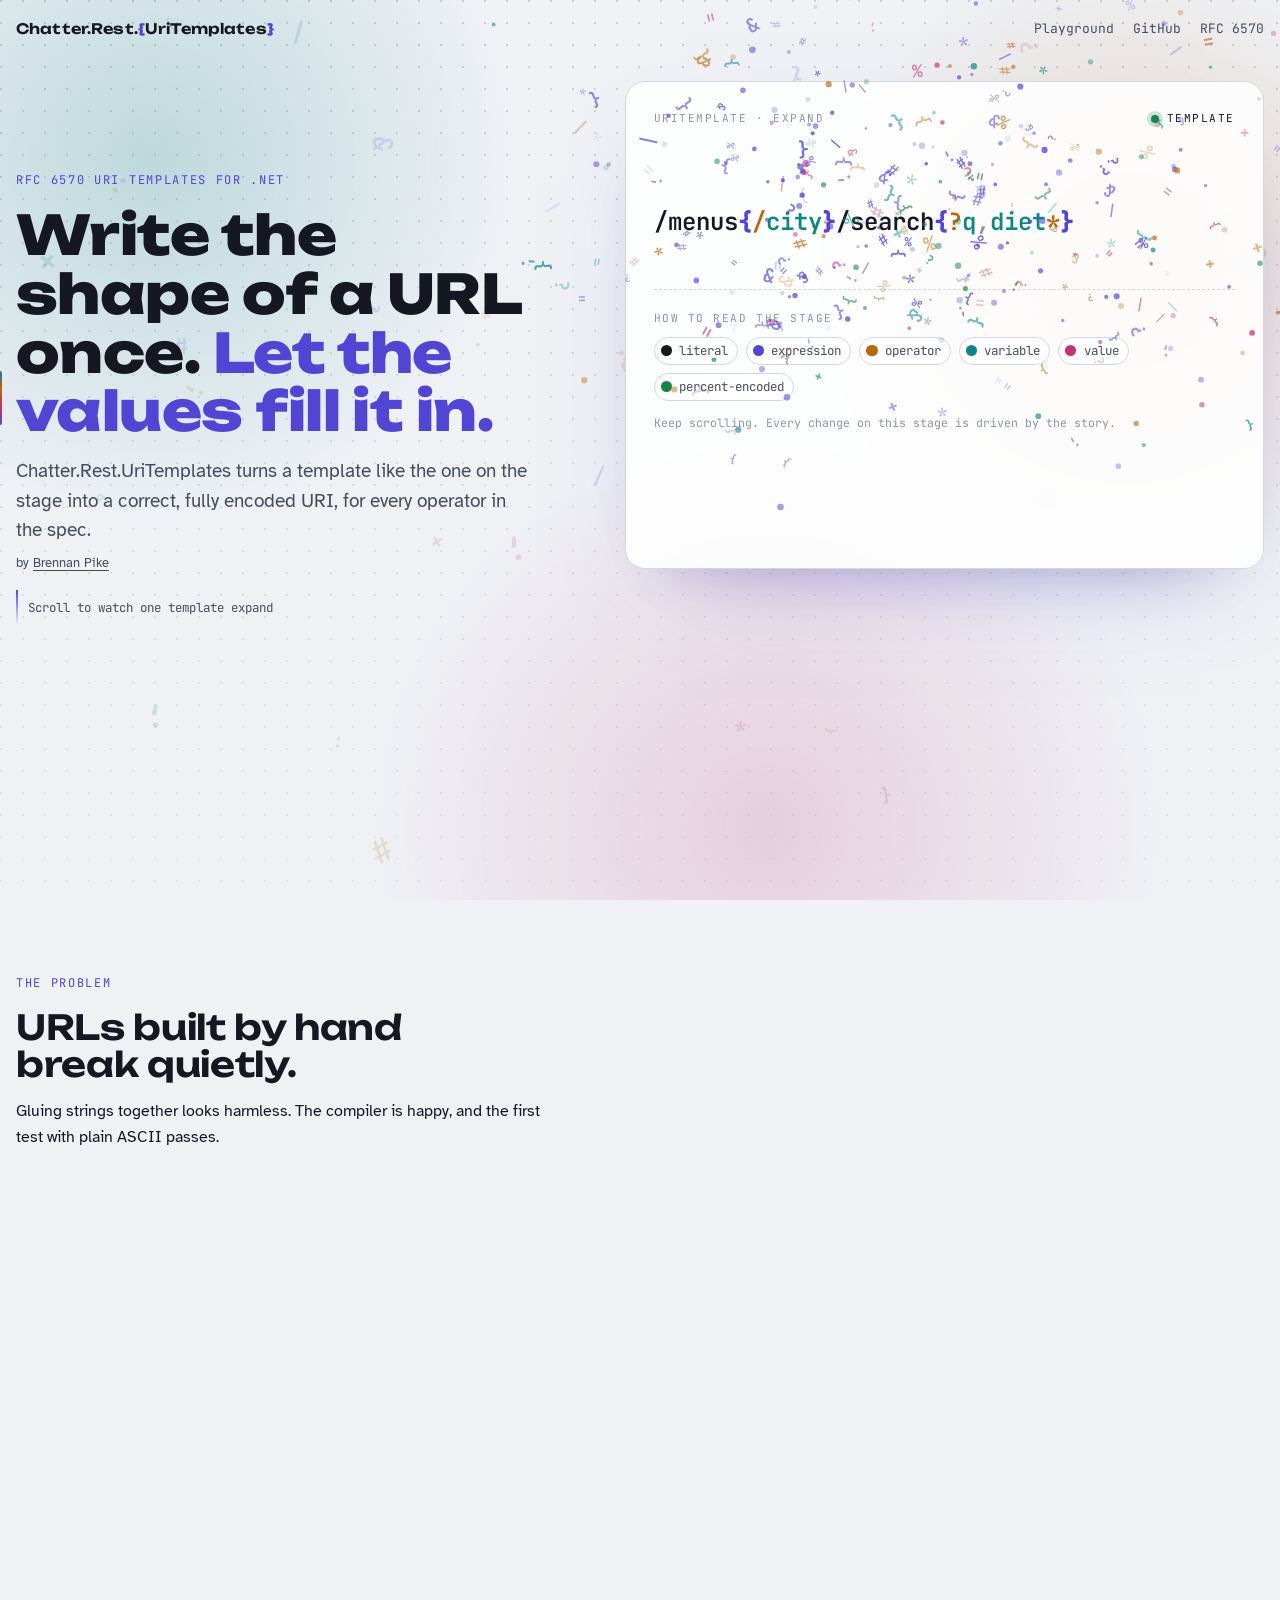
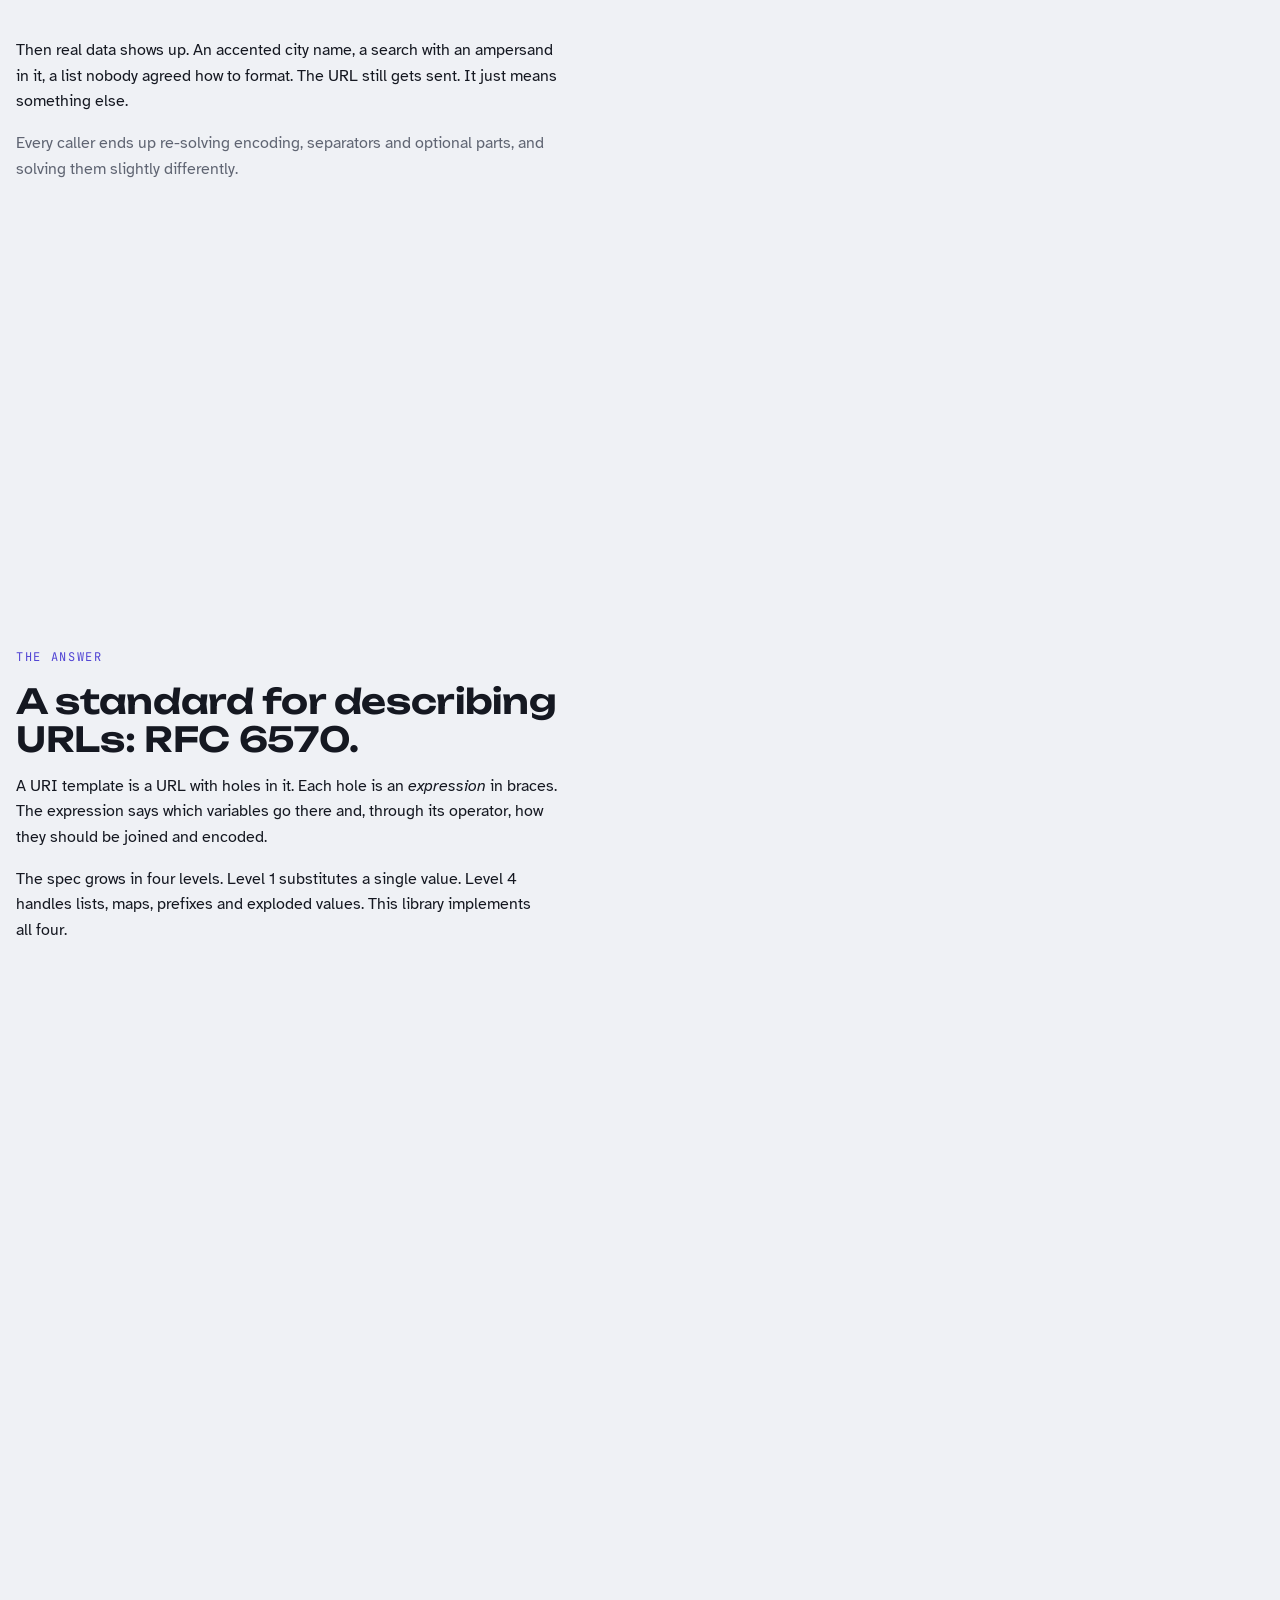
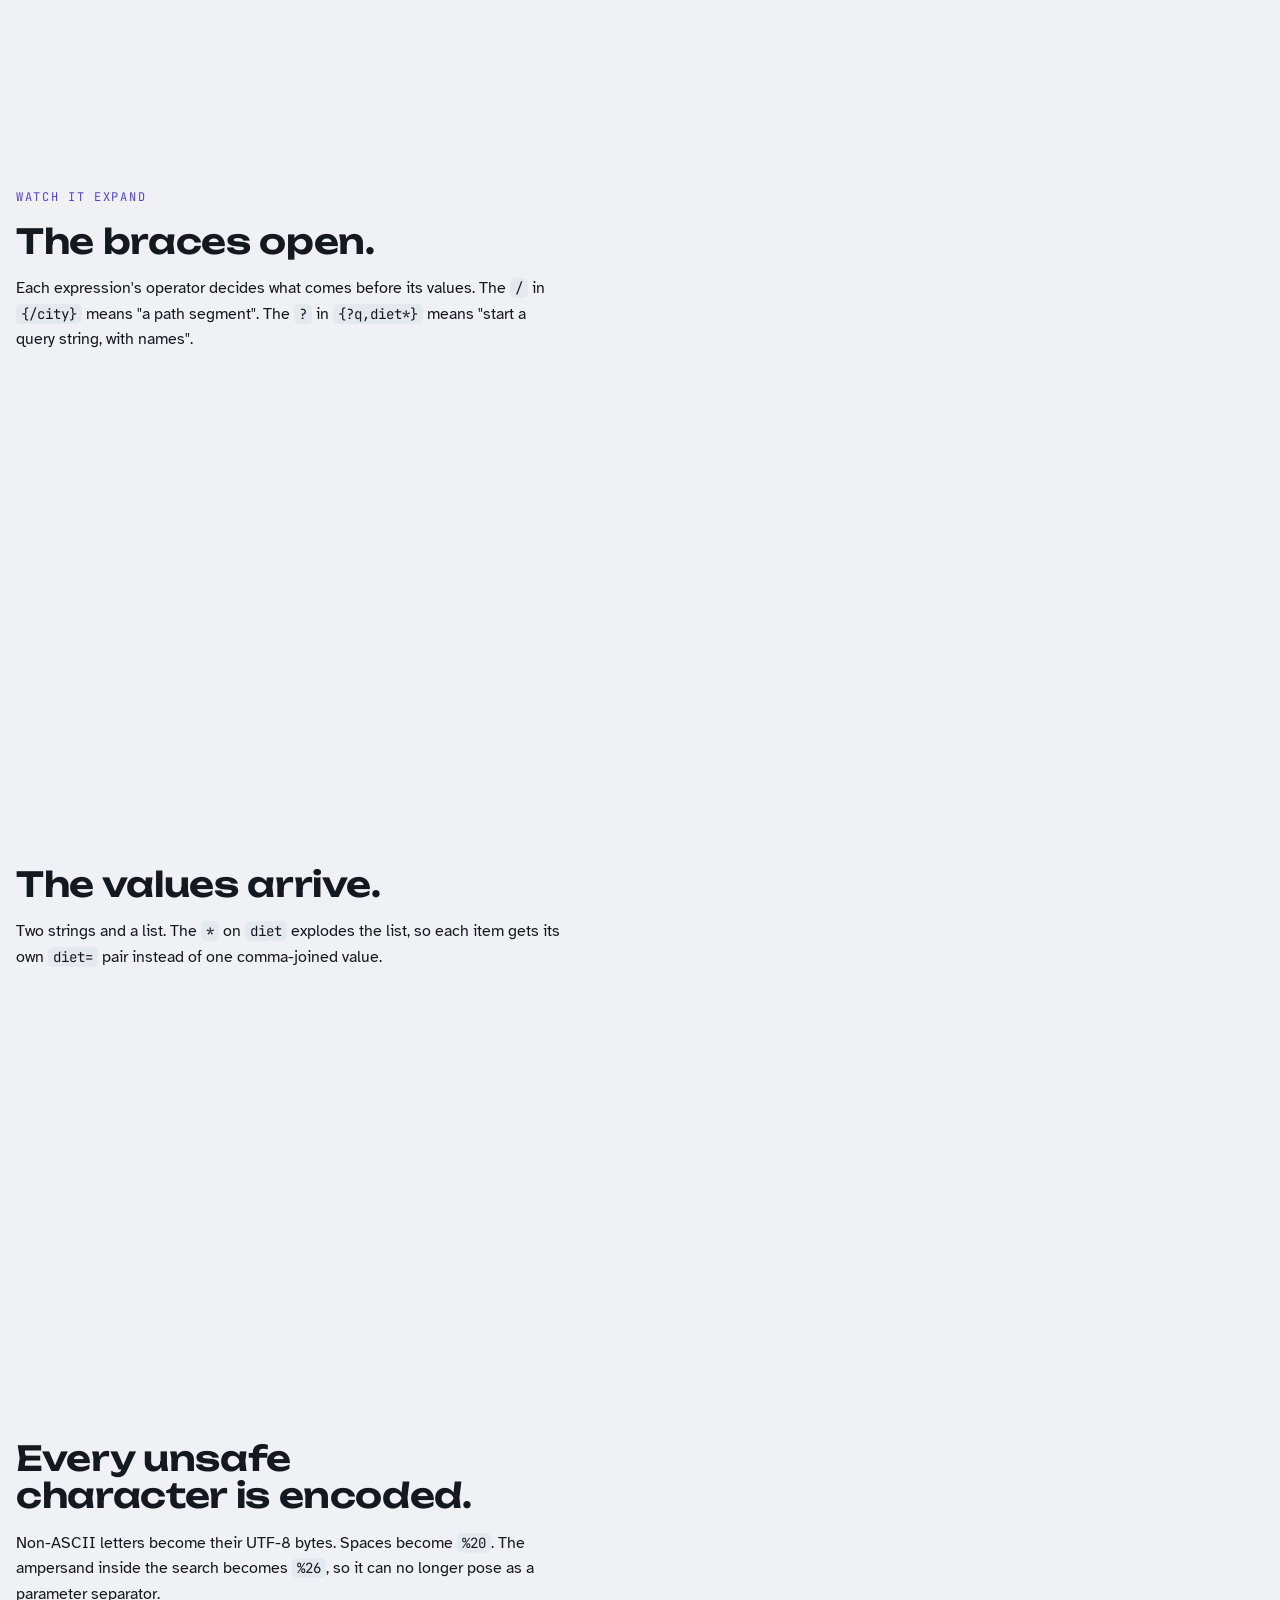
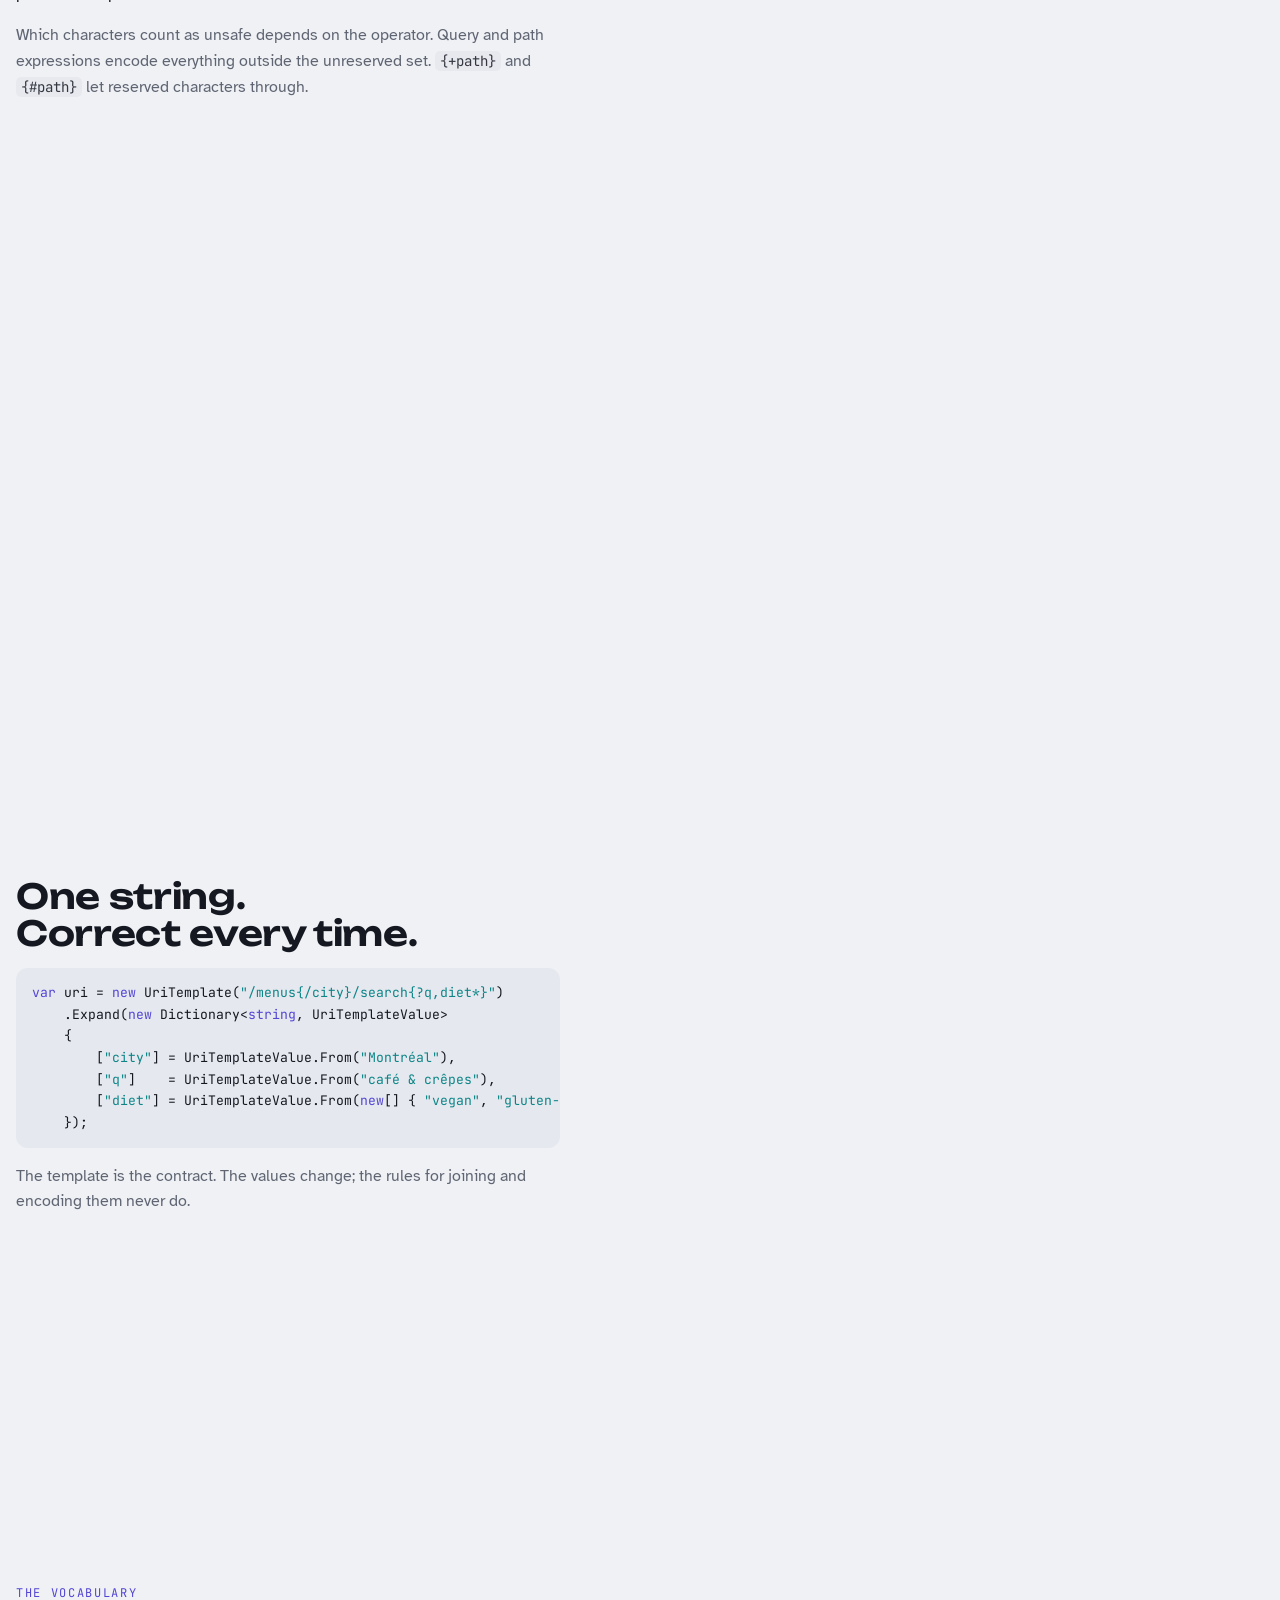
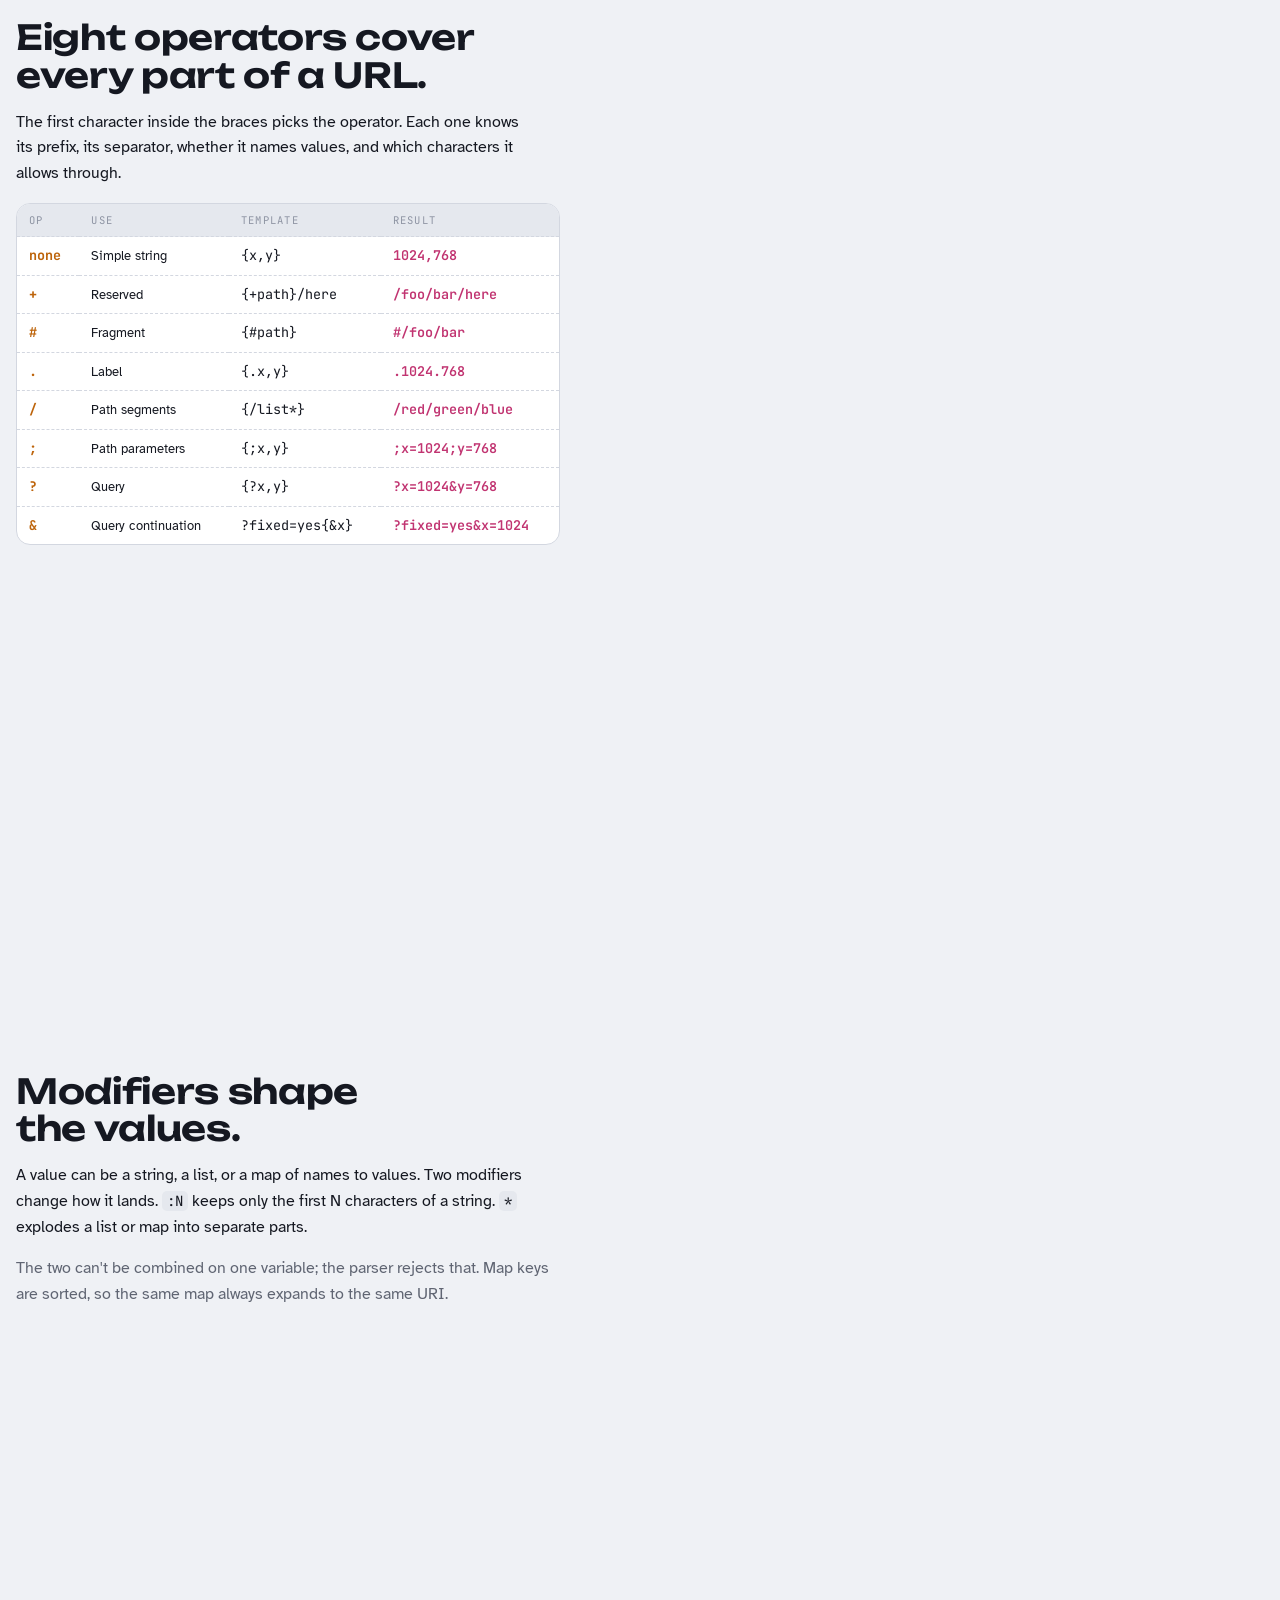
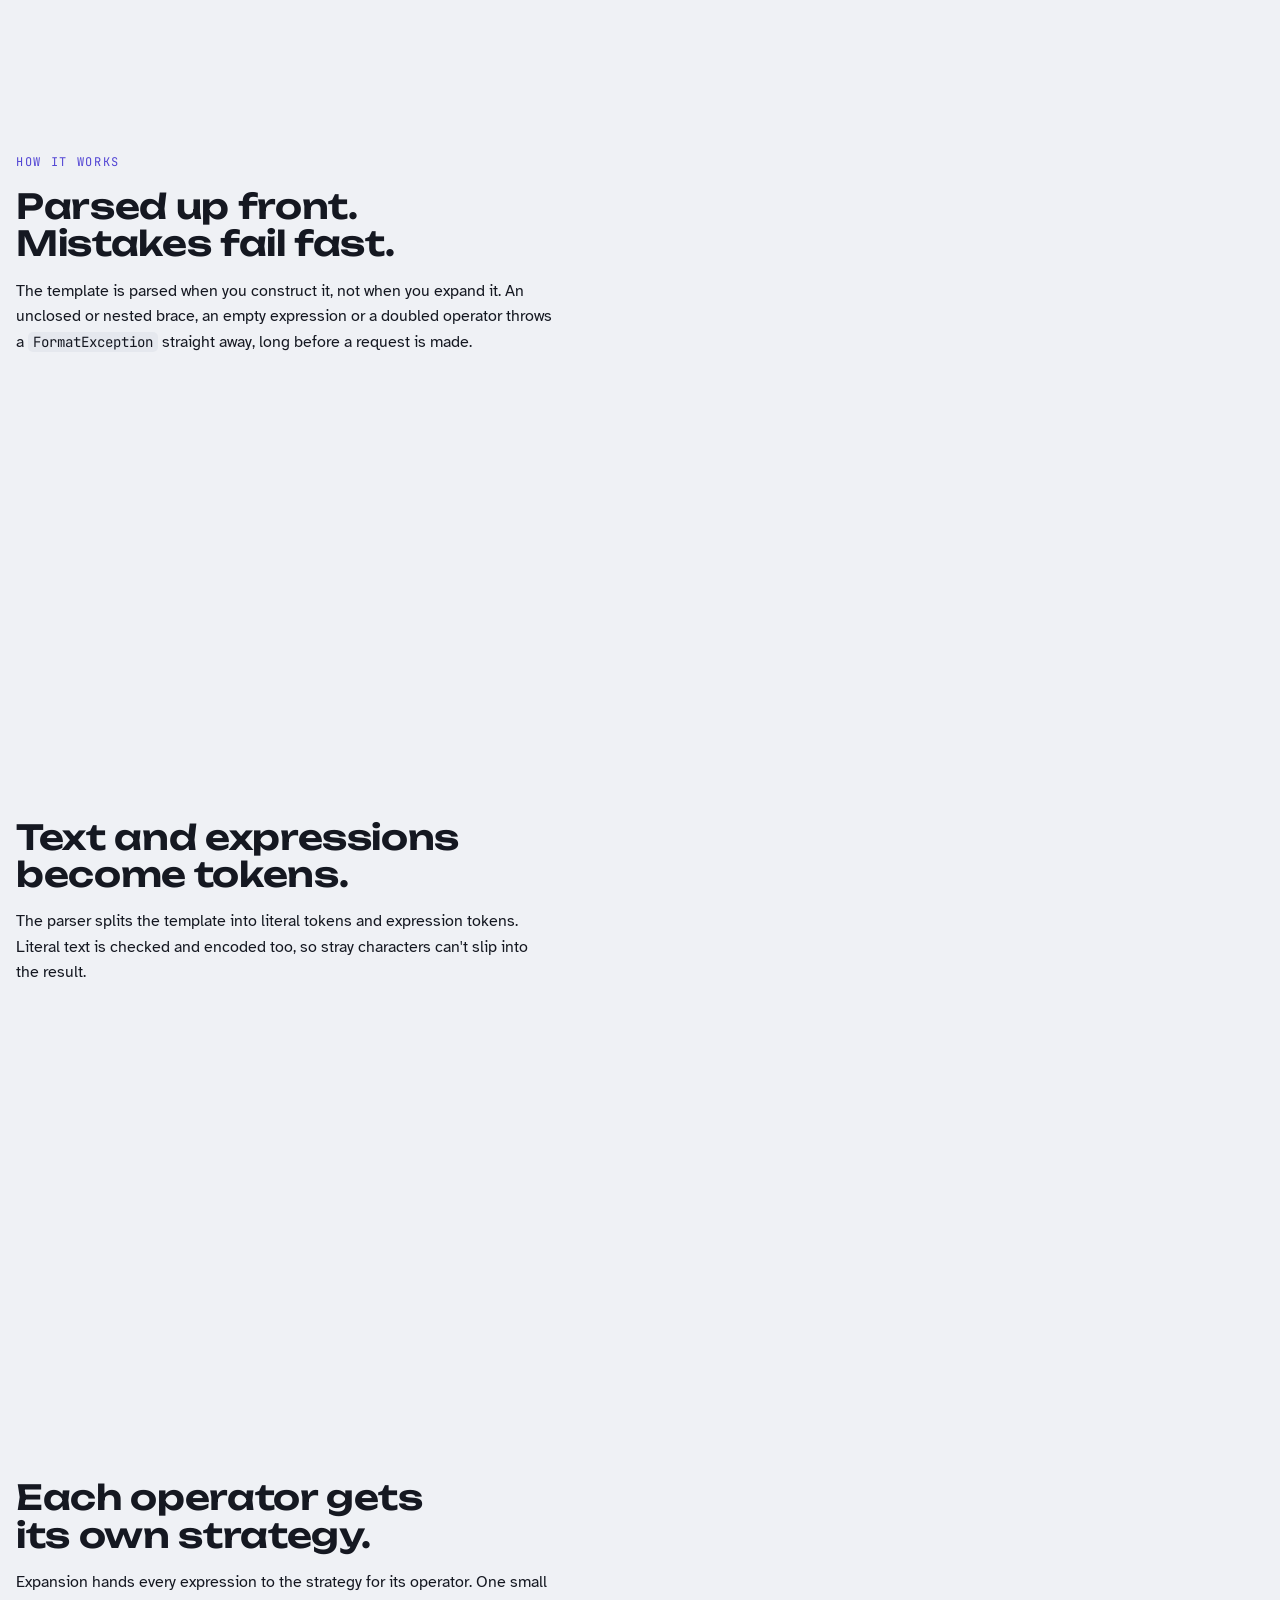
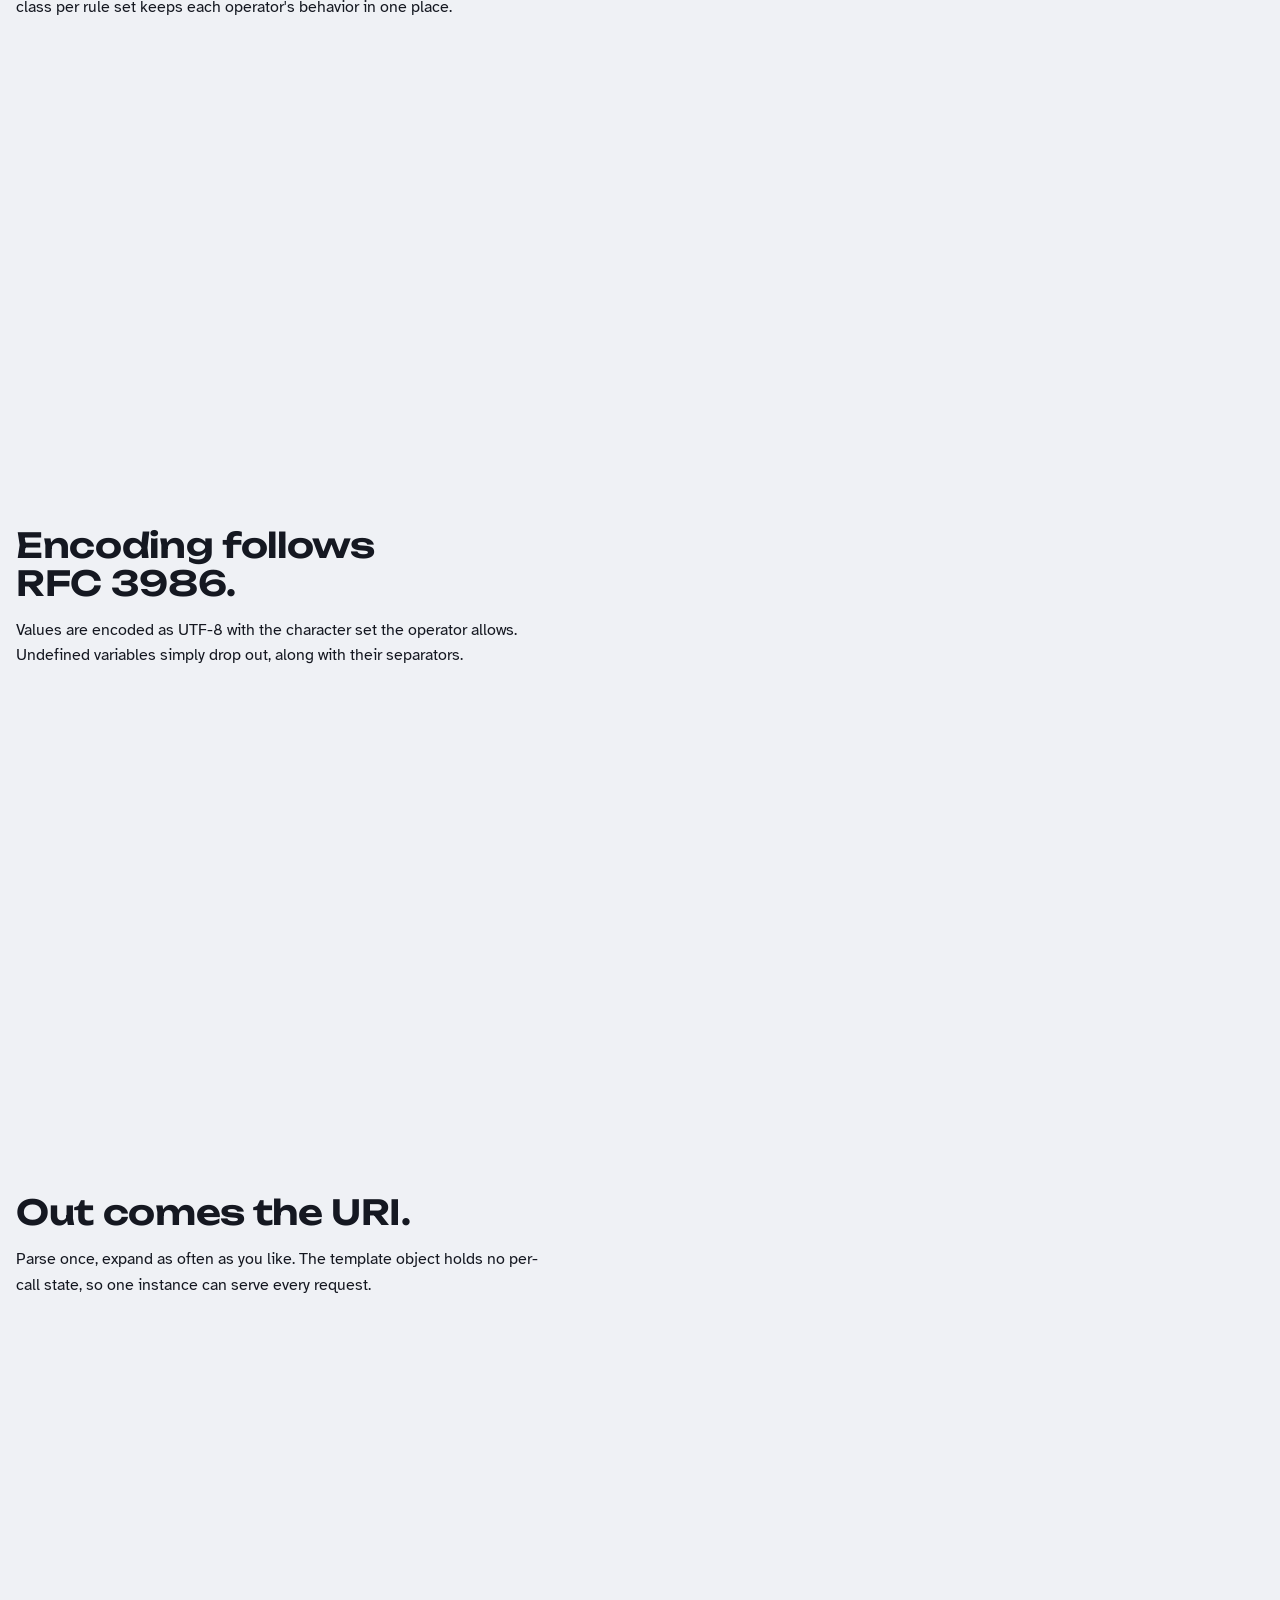
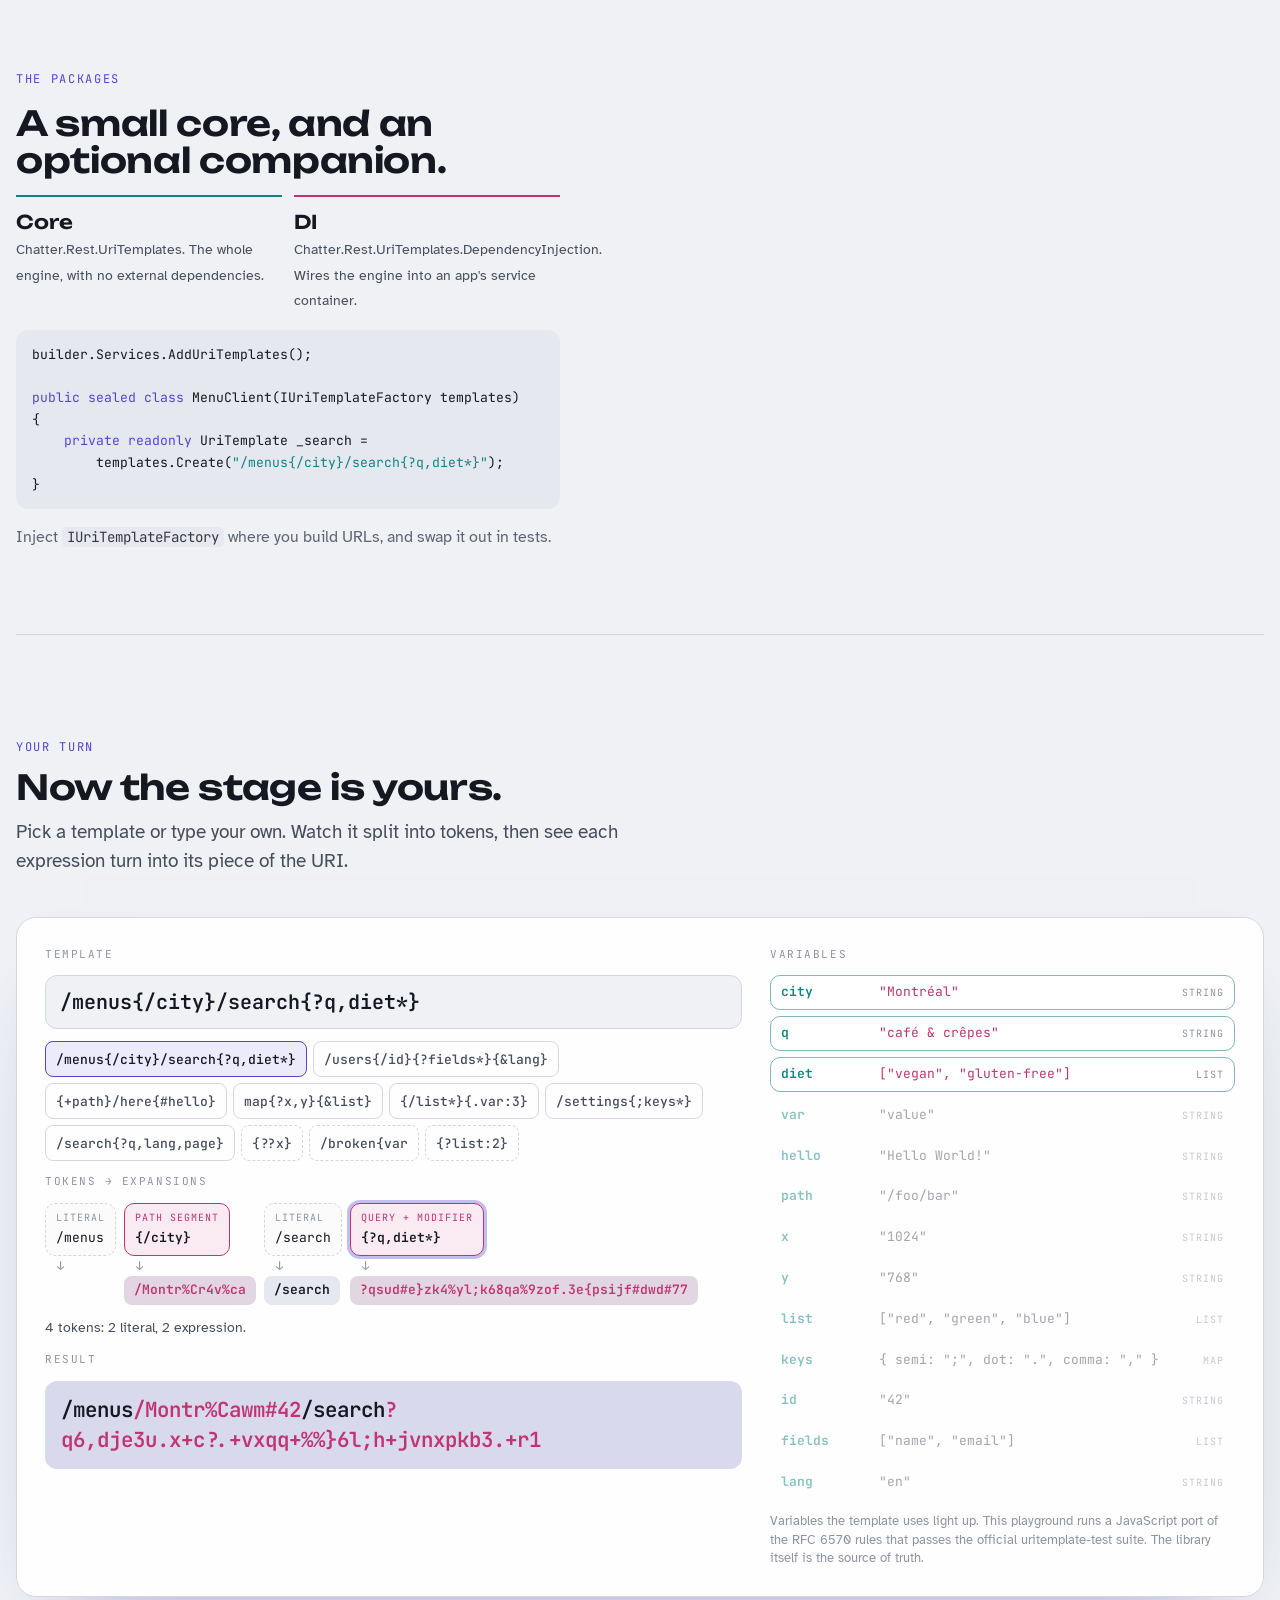
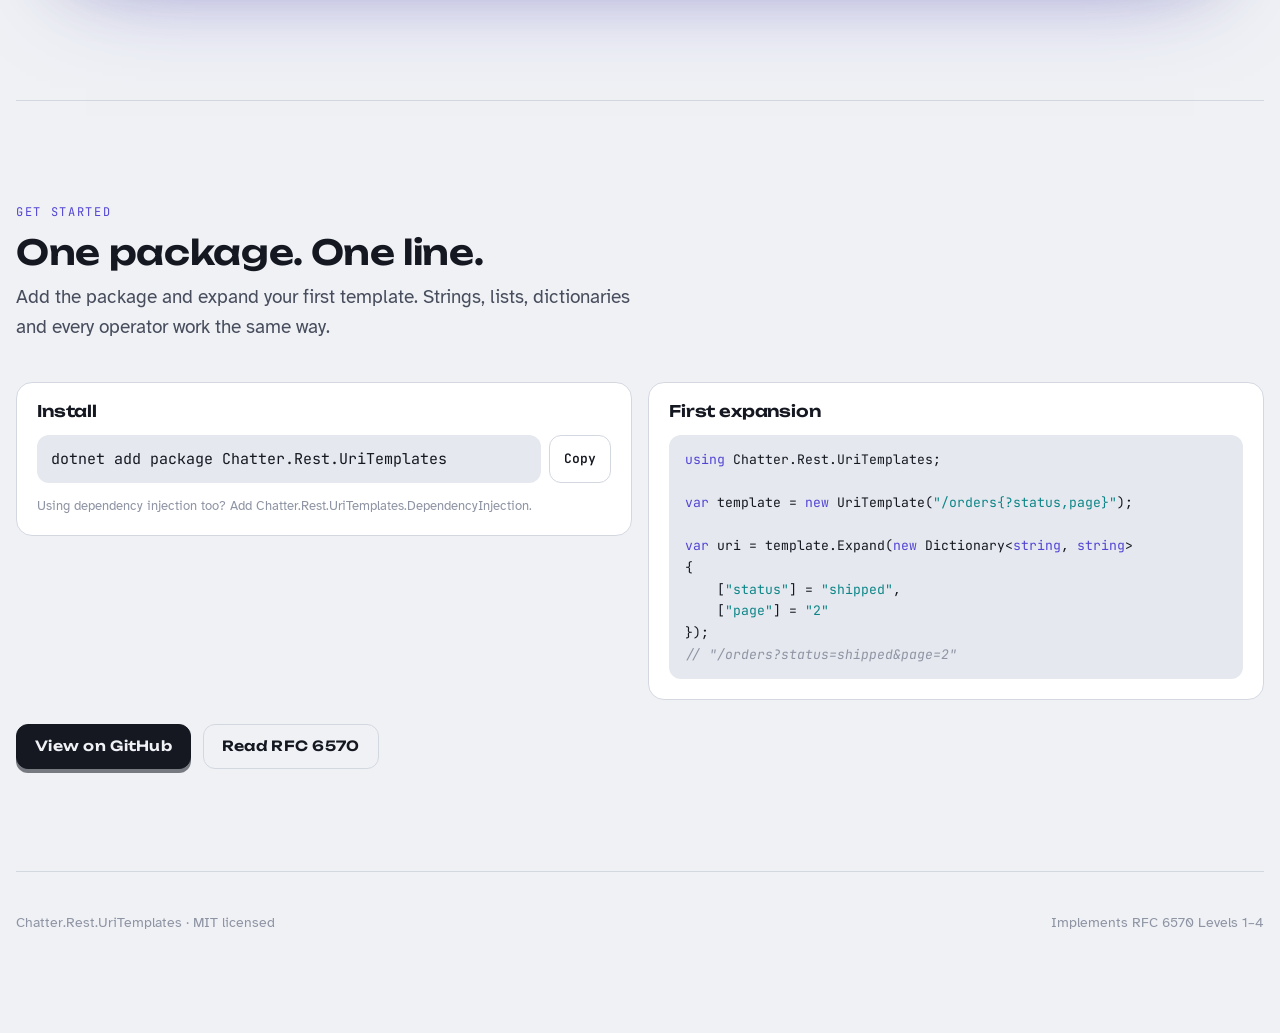
<file: web/index.html>
<!doctype html>
<html lang="en">
<head>
<meta charset="utf-8">
<meta name="viewport" content="width=device-width, initial-scale=1, viewport-fit=cover">
<title>Chatter.Rest.UriTemplates</title>
<meta name="description" content="RFC 6570 URI Templates for .NET. Watch a URI template expand step by step, then try your own templates in the browser.">
<meta name="author" content="Brennan Pike">
<meta property="og:title" content="Chatter.Rest.UriTemplates">
<meta property="og:description" content="RFC 6570 URI Templates for .NET, Levels 1 to 4, with zero dependencies.">
<meta property="og:type" content="website">
<link rel="icon" href="data:image/svg+xml,%3Csvg xmlns='http://www.w3.org/2000/svg' viewBox='0 0 32 32'%3E%3Crect width='32' height='32' rx='7' fill='%23151821'/%3E%3Ctext x='16' y='22' text-anchor='middle' font-family='monospace' font-size='18' font-weight='700' fill='%238b80ff'%3E%7B%7D%3C/text%3E%3C/svg%3E">
<link rel="preconnect" href="https://fonts.googleapis.com">
<link rel="preconnect" href="https://fonts.gstatic.com" crossorigin>
<link rel="stylesheet" href="https://fonts.googleapis.com/css2?family=Unbounded:wght@400;600;800&family=Atkinson+Hyperlegible:ital,wght@0,400;0,700;1,400&family=JetBrains+Mono:wght@400;600&display=swap">
<link rel="stylesheet" href="assets/site.css">
</head>
<body>
<div class="fx fx-grid" aria-hidden="true"></div>
<div class="fx fx-glow" aria-hidden="true"></div>
<canvas class="fx" id="glyphs" aria-hidden="true"></canvas>
<div class="progress" id="progress" aria-hidden="true"></div>

<div class="shell">
  <header class="topbar">
    <span class="mark">Chatter.Rest.<b>{</b>UriTemplates<b>}</b></span>
    <nav aria-label="Project links">
      <a href="#play">Playground</a>
      <a href="https://github.com/brenpike/Chatter.Rest.UriTemplates" target="_blank" rel="noopener">GitHub</a>
      <a href="https://datatracker.ietf.org/doc/html/rfc6570" target="_blank" rel="noopener">RFC 6570</a>
    </nav>
  </header>

  <main class="layout">
    <!-- ================= STAGE ================= -->
    <div class="stage-wrap">
      <div class="stage" id="stage" data-level="0" data-node="0" aria-label="Animated URI template stage">
        <div class="stage-head">
          <span>UriTemplate · Expand</span>
          <span class="status" id="status" aria-live="polite">template</span>
        </div>

        <div class="lines">
          <div class="machine" id="machine" aria-label="/menus{/city}/search{?q,diet*}"><span class="lit">/menus</span><span class="x"><span class="br l">{</span><span class="t op">/</span><span class="t vn">city</span><span class="o sep" style="--i:0">/</span><span class="o v" style="--i:0">Montr<span class="c"><span class="r">é</span><span class="e">%C3%A9</span></span>al</span><span class="br r">}</span></span><span class="lit">/search</span><span class="x"><span class="br l">{</span><span class="t op">?</span><span class="t vn">q</span><span class="t cm">,</span><span class="t vn">diet</span><span class="t md">*</span><span class="o sep" style="--i:1">?q=</span><span class="o v" style="--i:1">caf<span class="c"><span class="r">é</span><span class="e">%C3%A9</span></span><span class="c"><span class="r">␣</span><span class="e">%20</span></span><span class="c"><span class="r">&amp;</span><span class="e">%26</span></span><span class="c"><span class="r">␣</span><span class="e">%20</span></span>cr<span class="c"><span class="r">ê</span><span class="e">%C3%AA</span></span>pes</span><span class="o sep" style="--i:2">&amp;diet=</span><span class="o v" style="--i:2">vegan</span><span class="o sep" style="--i:3">&amp;diet=</span><span class="o v" style="--i:3">gluten-free</span><span class="br r">}</span></span></div>

          <div class="naive" aria-hidden="true">/menus/Montr<mark data-n="1" data-first>é</mark>al/search?q=caf<mark data-n="1">é</mark><mark data-n="2" data-first>␣</mark><mark data-n="3" data-first>&amp;</mark><mark data-n="2">␣</mark>cr<mark data-n="1">ê</mark>pes<mark data-n="4" data-first>&amp;diet=vegan,gluten-free</mark></div>

          <div class="fail" aria-hidden="true">/menus<span class="bad">{</span>/city/search<span class="bad">{</span>?q,diet*}<span class="err">FormatException · thrown by the constructor, before any URI exists</span></div>
        </div>

        <div class="scenes">
          <div class="scene on" data-scene="legend">
            <div class="label">How to read the stage</div>
            <div class="legend">
              <span><i style="background:var(--ink)"></i>literal</span>
              <span><i style="background:var(--brace)"></i>expression</span>
              <span><i style="background:var(--op)"></i>operator</span>
              <span><i style="background:var(--var)"></i>variable</span>
              <span><i style="background:var(--val)"></i>value</span>
              <span><i style="background:var(--enc)"></i>percent-encoded</span>
            </div>
            <p class="givens" style="margin-top:.8rem">Keep scrolling. Every change on this stage is driven by the story.</p>
          </div>

          <div class="scene" data-scene="naive">
            <div class="label">The hand-built way</div>
<pre class="code"><span class="k">var</span> url = <span class="s">"/menus/"</span> + city + <span class="s">"/search?q="</span> + q
        + <span class="s">"&amp;diet="</span> + <span class="k">string</span>.Join(<span class="s">","</span>, diet);</pre>
            <ol class="bugs">
              <li><b>1</b>Non-ASCII letters go out raw</li>
              <li><b>2</b>Spaces are not legal in a URI</li>
              <li><b>3</b>The &amp; splits <code>q</code> in two</li>
              <li><b>4</b>Lists have no agreed shape</li>
            </ol>
          </div>

          <div class="scene" data-scene="levels">
            <div class="label">RFC 6570 · four levels, each adds to the last</div>
            <div class="levels">
              <div class="lv"><span class="num">1</span><span class="what">Simple string expansion</span><code>{hello} → <em>Hello%20World%21</em></code></div>
              <div class="lv"><span class="num">2</span><span class="what">Reserved and fragment</span><code>{+path} → <em>/foo/bar</em></code></div>
              <div class="lv"><span class="num">3</span><span class="what">Many variables, more operators</span><code>{?x,y} → <em>?x=1024&amp;y=768</em></code></div>
              <div class="lv"><span class="num">4</span><span class="what">Prefix and explode modifiers</span><code>{var:3} → <em>val</em></code></div>
            </div>
          </div>

          <div class="scene" data-scene="vars">
            <div class="label">Variables</div>
            <div class="vars">
              <div style="--i:0"><span class="nm">city</span><span class="vl">"Montréal"</span><span class="ty">string</span></div>
              <div style="--i:1"><span class="nm">q</span><span class="vl">"café &amp; crêpes"</span><span class="ty">string</span></div>
              <div style="--i:2"><span class="nm">diet</span><span class="vl">["vegan", "gluten-free"]</span><span class="ty">list</span></div>
            </div>
            <div class="ledger" id="ledger" aria-label="Characters that need percent-encoding">
              <span class="lg"><b>é</b>U+00E9 → <em>%C3%A9</em></span>
              <span class="lg"><b>é</b>U+00E9 → <em>%C3%A9</em></span>
              <span class="lg"><b>␣</b>U+0020 → <em>%20</em></span>
              <span class="lg"><b>&amp;</b>U+0026 → <em>%26</em></span>
              <span class="lg"><b>␣</b>U+0020 → <em>%20</em></span>
              <span class="lg"><b>ê</b>U+00EA → <em>%C3%AA</em></span>
            </div>
          </div>

          <div class="scene" data-scene="ops">
            <div class="label">Eight operators</div>
            <div class="ops" id="ops">
              <div class="opc" data-ex="{x,y}" data-res="1024,768" data-note="No operator: comma-separated, reserved characters encoded."><span class="sym">∅</span><span class="nm">Simple</span></div>
              <div class="opc" data-ex="{+path}/here" data-res="/foo/bar/here" data-note="Reserved characters like / pass through untouched."><span class="sym">+</span><span class="nm">Reserved</span></div>
              <div class="opc" data-ex="{#path}" data-res="#/foo/bar" data-note="Like reserved, with a leading #."><span class="sym">#</span><span class="nm">Fragment</span></div>
              <div class="opc" data-ex="{.x,y}" data-res=".1024.768" data-note="Dot-prefixed labels, as in domain names or file extensions."><span class="sym">.</span><span class="nm">Label</span></div>
              <div class="opc" data-ex="{/list*}" data-res="/red/green/blue" data-note="One path segment per value."><span class="sym">/</span><span class="nm">Path</span></div>
              <div class="opc" data-ex="{;x,y}" data-res=";x=1024;y=768" data-note="Path-style name=value parameters."><span class="sym">;</span><span class="nm">Params</span></div>
              <div class="opc" data-ex="{?x,y}" data-res="?x=1024&amp;y=768" data-note="Starts a form-style query string."><span class="sym">?</span><span class="nm">Query</span></div>
              <div class="opc" data-ex="?fixed=yes{&amp;x}" data-res="?fixed=yes&amp;x=1024" data-note="Continues a query that already exists."><span class="sym">&amp;</span><span class="nm">Continue</span></div>
            </div>
            <div class="op-detail" id="opDetail"><code>{x,y}</code><span class="arrow">→</span><span class="res">1024,768</span><span class="note">No operator: comma-separated, reserved characters encoded.</span></div>
            <p class="givens"><b>x</b>=1024 <b>y</b>=768 <b>path</b>="/foo/bar" <b>list</b>=[red, green, blue]</p>
          </div>

          <div class="scene" data-scene="mods">
            <div class="label">Value modifiers × value kinds</div>
            <div class="mods">
              <div style="--i:0"><span class="ty">string</span><code>{var<i>:3</i>}</code><span class="res">val</span></div>
              <div style="--i:1"><span class="ty">list</span><code>{/list}</code><span class="res">/red,green,blue</span></div>
              <div style="--i:2"><span class="ty">list</span><code>{/list<i>*</i>}</code><span class="res">/red/green/blue</span></div>
              <div style="--i:3"><span class="ty">map</span><code>{keys}</code><span class="res">comma,%2C,dot,.,semi,%3B</span></div>
              <div style="--i:4"><span class="ty">map</span><code>{?keys<i>*</i>}</code><span class="res">?comma=%2C&amp;dot=.&amp;semi=%3B</span></div>
            </div>
            <p class="givens"><b>var</b>="value" <b>list</b>=[red, green, blue] <b>keys</b>={semi: ";", dot: ".", comma: ","}</p>
          </div>

          <div class="scene" data-scene="pipe">
            <div class="label">Inside the engine</div>
            <div class="pipe" id="pipe">
              <div class="track"><div class="fill"></div><div class="packet"></div></div>
              <div class="node" data-cap="The template string is parsed once, when the &lt;code&gt;UriTemplate&lt;/code&gt; is built. A malformed template throws right there."><i>1</i><span>Parse</span></div>
              <div class="node" data-cap="Parsing yields a list of tokens: literal text, and expressions that hold an operator and variable specs."><i>2</i><span>Tokens</span></div>
              <div class="node" data-cap="Each operator has its own strategy that knows its prefix, separator and naming rules."><i>3</i><span>Strategy</span></div>
              <div class="node" data-cap="Values are UTF-8 percent-encoded with the character set that operator allows."><i>4</i><span>Encode</span></div>
              <div class="node" data-cap="The pieces join into one URI string. Same template, same values, same result."><i>5</i><span>URI</span></div>
            </div>
            <p class="pipe-cap" id="pipeCap">The template string is parsed once, when the <code>UriTemplate</code> is built. A malformed template throws right there.</p>
          </div>

          <div class="scene" data-scene="pkgs">
            <div class="label">Two packages</div>
            <div class="pkgs">
              <div class="pkg a">
                <h4>Chatter.Rest.<b>UriTemplates</b></h4>
                <p>The engine. Parse, expand, encode.</p>
                <div class="chips"><span class="chip">0 dependencies</span><span class="chip">netstandard2.0</span><span class="chip">net8.0</span></div>
              </div>
              <svg class="link" viewBox="0 0 54 20" aria-hidden="true"><path d="M52 10 H6"/><polygon points="0,10 9,5 9,15"/></svg>
              <div class="pkg b">
                <h4>…UriTemplates.<b>DependencyInjection</b></h4>
                <p><code>AddUriTemplates()</code> registers the parser and factory.</p>
                <div class="chips"><span class="chip">IUriTemplateParser</span><span class="chip">IUriTemplateFactory</span></div>
              </div>
            </div>
            <p class="pkg-foot">Use the core alone, or add the companion for Microsoft.Extensions.DependencyInjection.</p>
          </div>
        </div>
      </div>
    </div>

    <!-- ================= STORY ================= -->
    <div class="story">
      <section class="chapter" aria-labelledby="h-hero">
        <div class="beat" data-scene="legend" data-phase="tpl" data-status="template">
          <p class="eyebrow">RFC 6570 URI Templates for .NET</p>
          <h1 id="h-hero">Write the shape of a URL once. <em>Let the values fill it in.</em></h1>
          <p class="lede">Chatter.Rest.UriTemplates turns a template like the one on the stage into a correct, fully encoded URI, for every operator in the spec.</p>
          <p class="byline">by <a href="https://github.com/brenpike" target="_blank" rel="noopener">Brennan Pike</a></p>
          <p class="scroll-cue"><span aria-hidden="true"></span>Scroll to watch one template expand</p>
        </div>
      </section>

      <section class="chapter" aria-labelledby="h-problem">
        <div class="beat" data-scene="naive" data-phase="naive" data-status="string concatenation">
          <p class="eyebrow">The problem</p>
          <h2 id="h-problem">URLs built by hand break quietly.</h2>
          <p>Gluing strings together looks harmless. The compiler is happy, and the first test with plain ASCII passes.</p>
        </div>
        <div class="beat" data-scene="naive" data-phase="naive" data-marks="1" data-status="4 bugs, 0 errors">
          <p>Then real data shows up. An accented city name, a search with an ampersand in it, a list nobody agreed how to format. The URL still gets sent. It just means something else.</p>
          <p class="muted">Every caller ends up re-solving encoding, separators and optional parts, and solving them slightly differently.</p>
        </div>
      </section>

      <section class="chapter" aria-labelledby="h-answer">
        <div class="beat long" data-scene="levels" data-phase="tpl" data-prog="level" data-status="template">
          <p class="eyebrow">The answer</p>
          <h2 id="h-answer">A standard for describing URLs: RFC 6570.</h2>
          <p>A URI template is a URL with holes in it. Each hole is an <em>expression</em> in braces. The expression says which variables go there and, through its operator, how they should be joined and encoded.</p>
          <p>The spec grows in four levels. Level 1 substitutes a single value. Level 4 handles lists, maps, prefixes and exploded values. This library implements all four.</p>
        </div>
      </section>

      <section class="chapter" aria-labelledby="h-expand">
        <div class="beat" data-scene="vars" data-phase="open" data-status="braces open">
          <p class="eyebrow">Watch it expand</p>
          <h2 id="h-expand">The braces open.</h2>
          <p>Each expression's operator decides what comes before its values. The <code>/</code> in <code>{/city}</code> means "a path segment". The <code>?</code> in <code>{?q,diet*}</code> means "start a query string, with names".</p>
        </div>
        <div class="beat" data-scene="vars" data-phase="fill" data-status="values in">
          <h2>The values arrive.</h2>
          <p>Two strings and a list. The <code>*</code> on <code>diet</code> explodes the list, so each item gets its own <code>diet=</code> pair instead of one comma-joined value.</p>
        </div>
        <div class="beat long" data-scene="vars" data-phase="encode" data-prog="enc" data-status="encoding">
          <h2>Every unsafe character is encoded.</h2>
          <p>Non-ASCII letters become their UTF-8 bytes. Spaces become <code>%20</code>. The ampersand inside the search becomes <code>%26</code>, so it can no longer pose as a parameter separator.</p>
          <p class="muted">Which characters count as unsafe depends on the operator. Query and path expressions encode everything outside the unreserved set. <code>{+path}</code> and <code>{#path}</code> let reserved characters through.</p>
        </div>
        <div class="beat" data-scene="vars" data-phase="snap" data-status="expanded">
          <h2>One string. Correct every time.</h2>
<pre class="block"><code><span class="k">var</span> uri = <span class="k">new</span> UriTemplate(<span class="s">"/menus{/city}/search{?q,diet*}"</span>)
    .Expand(<span class="k">new</span> Dictionary&lt;<span class="k">string</span>, UriTemplateValue&gt;
    {
        [<span class="s">"city"</span>] = UriTemplateValue.From(<span class="s">"Montréal"</span>),
        [<span class="s">"q"</span>]    = UriTemplateValue.From(<span class="s">"café &amp; crêpes"</span>),
        [<span class="s">"diet"</span>] = UriTemplateValue.From(<span class="k">new</span>[] { <span class="s">"vegan"</span>, <span class="s">"gluten-free"</span> })
    });</code></pre>
          <p class="muted">The template is the contract. The values change; the rules for joining and encoding them never do.</p>
        </div>
      </section>

      <section class="chapter" aria-labelledby="h-ops">
        <div class="beat long" data-scene="ops" data-phase="done" data-prog="op" data-status="expanded">
          <p class="eyebrow">The vocabulary</p>
          <h2 id="h-ops">Eight operators cover every part of a URL.</h2>
          <p>The first character inside the braces picks the operator. Each one knows its prefix, its separator, whether it names values, and which characters it allows through.</p>
          <div class="optable">
            <table>
              <thead><tr><th>Op</th><th>Use</th><th>Template</th><th>Result</th></tr></thead>
              <tbody>
                <tr><td>none</td><td>Simple string</td><td><code>{x,y}</code></td><td class="res"><code>1024,768</code></td></tr>
                <tr><td>+</td><td>Reserved</td><td><code>{+path}/here</code></td><td class="res"><code>/foo/bar/here</code></td></tr>
                <tr><td>#</td><td>Fragment</td><td><code>{#path}</code></td><td class="res"><code>#/foo/bar</code></td></tr>
                <tr><td>.</td><td>Label</td><td><code>{.x,y}</code></td><td class="res"><code>.1024.768</code></td></tr>
                <tr><td>/</td><td>Path segments</td><td><code>{/list*}</code></td><td class="res"><code>/red/green/blue</code></td></tr>
                <tr><td>;</td><td>Path parameters</td><td><code>{;x,y}</code></td><td class="res"><code>;x=1024;y=768</code></td></tr>
                <tr><td>?</td><td>Query</td><td><code>{?x,y}</code></td><td class="res"><code>?x=1024&amp;y=768</code></td></tr>
                <tr><td>&amp;</td><td>Query continuation</td><td><code>?fixed=yes{&amp;x}</code></td><td class="res"><code>?fixed=yes&amp;x=1024</code></td></tr>
              </tbody>
            </table>
          </div>
        </div>
        <div class="beat" data-scene="mods" data-phase="done" data-status="expanded">
          <h2>Modifiers shape the values.</h2>
          <p>A value can be a string, a list, or a map of names to values. Two modifiers change how it lands. <code>:N</code> keeps only the first N characters of a string. <code>*</code> explodes a list or map into separate parts.</p>
          <p class="muted">The two can't be combined on one variable; the parser rejects that. Map keys are sorted, so the same map always expands to the same URI.</p>
        </div>
      </section>

      <section class="chapter" aria-labelledby="h-engine">
        <div class="beat" data-scene="pipe" data-phase="fail" data-node="0" data-status="FormatException">
          <p class="eyebrow">How it works</p>
          <h2 id="h-engine">Parsed up front. Mistakes fail fast.</h2>
          <p>The template is parsed when you construct it, not when you expand it. An unclosed or nested brace, an empty expression or a doubled operator throws a <code>FormatException</code> straight away, long before a request is made.</p>
        </div>
        <div class="beat" data-scene="pipe" data-phase="tokens" data-node="1" data-status="tokens">
          <h2>Text and expressions become tokens.</h2>
          <p>The parser splits the template into literal tokens and expression tokens. Literal text is checked and encoded too, so stray characters can't slip into the result.</p>
        </div>
        <div class="beat" data-scene="pipe" data-phase="open" data-node="2" data-status="strategy">
          <h2>Each operator gets its own strategy.</h2>
          <p>Expansion hands every expression to the strategy for its operator. One small class per rule set keeps each operator's behavior in one place.</p>
        </div>
        <div class="beat" data-scene="pipe" data-phase="fill" data-enc="all" data-node="3" data-status="encode">
          <h2>Encoding follows RFC 3986.</h2>
          <p>Values are encoded as UTF-8 with the character set the operator allows. Undefined variables simply drop out, along with their separators.</p>
        </div>
        <div class="beat" data-scene="pipe" data-phase="snap" data-node="4" data-status="expanded">
          <h2>Out comes the URI.</h2>
          <p>Parse once, expand as often as you like. The template object holds no per-call state, so one instance can serve every request.</p>
        </div>
      </section>

      <section class="chapter" aria-labelledby="h-pkgs">
        <div class="beat" data-scene="pkgs" data-phase="done" data-status="expanded">
          <p class="eyebrow">The packages</p>
          <h2 id="h-pkgs">A small core, and an optional companion.</h2>
          <div class="facts">
            <div><b>Core</b><span>Chatter.Rest.UriTemplates. The whole engine, with no external dependencies.</span></div>
            <div><b>DI</b><span>Chatter.Rest.UriTemplates.DependencyInjection. Wires the engine into an app's service container.</span></div>
          </div>
<pre class="block"><code>builder.Services.AddUriTemplates();

<span class="k">public sealed class</span> MenuClient(IUriTemplateFactory templates)
{
    <span class="k">private readonly</span> UriTemplate _search =
        templates.Create(<span class="s">"/menus{/city}/search{?q,diet*}"</span>);
}</code></pre>
          <p class="muted">Inject <code>IUriTemplateFactory</code> where you build URLs, and swap it out in tests.</p>
        </div>
      </section>
    </div>
  </main>

  <!-- ================= FINALE ================= -->
  <div class="finale">
    <section id="play" aria-labelledby="h-play">
      <div class="sec-head">
        <p class="eyebrow">Your turn</p>
        <h2 id="h-play">Now the stage is yours.</h2>
        <p class="lede">Pick a template or type your own. Watch it split into tokens, then see each expression turn into its piece of the URI.</p>
      </div>
      <div class="play">
        <div class="play-main">
          <label for="pg-tpl">Template</label>
          <input id="pg-tpl" type="text" value="/menus{/city}/search{?q,diet*}" spellcheck="false" autocapitalize="off" autocomplete="off" autocorrect="off">
          <div class="presets" id="presets" aria-label="Try a template"></div>
          <span class="label">Tokens → expansions</span>
          <div class="slots" id="pg-slots"></div>
          <p class="pg-note" id="pg-note" aria-live="polite"></p>
          <span class="label">Result</span>
          <div class="pg-out" id="pg-out" aria-live="polite"></div>
        </div>
        <aside class="play-side" aria-label="Sample variables">
          <span class="label">Variables</span>
          <div class="varlist" id="pg-vars"></div>
          <p class="fine">Variables the template uses light up. This playground runs a JavaScript port of the RFC 6570 rules that passes the official uritemplate-test suite. The library itself is the source of truth.</p>
        </aside>
      </div>
    </section>

    <section id="start" aria-labelledby="h-start">
      <div class="sec-head">
        <p class="eyebrow">Get started</p>
        <h2 id="h-start">One package. One line.</h2>
        <p class="lede">Add the package and expand your first template. Strings, lists, dictionaries and every operator work the same way.</p>
      </div>
      <div class="start-grid">
        <div class="panel">
          <h3>Install</h3>
          <div class="install">
            <pre id="installCmd">dotnet add package Chatter.Rest.UriTemplates</pre>
            <button class="copy" id="copyBtn" type="button">Copy</button>
          </div>
          <p class="fine" id="copyMsg" aria-live="polite">Using dependency injection too? Add Chatter.Rest.UriTemplates.DependencyInjection.</p>
        </div>
        <div class="panel">
          <h3>First expansion</h3>
<pre class="block"><code><span class="k">using</span> Chatter.Rest.UriTemplates;

<span class="k">var</span> template = <span class="k">new</span> UriTemplate(<span class="s">"/orders{?status,page}"</span>);

<span class="k">var</span> uri = template.Expand(<span class="k">new</span> Dictionary&lt;<span class="k">string</span>, <span class="k">string</span>&gt;
{
    [<span class="s">"status"</span>] = <span class="s">"shipped"</span>,
    [<span class="s">"page"</span>] = <span class="s">"2"</span>
});
<span class="cmt">// "/orders?status=shipped&amp;page=2"</span></code></pre>
        </div>
      </div>
      <div class="links">
        <a class="btn" href="https://github.com/brenpike/Chatter.Rest.UriTemplates" target="_blank" rel="noopener">View on GitHub</a>
        <a class="btn ghost" href="https://datatracker.ietf.org/doc/html/rfc6570" target="_blank" rel="noopener">Read RFC 6570</a>
      </div>
    </section>
  </div>

  <footer>
    <span>Chatter.Rest.UriTemplates · MIT licensed</span>
    <span>Implements RFC 6570 Levels 1–4</span>
  </footer>
</div>
<script src="assets/uritemplate.js"></script>
<script src="assets/site.js"></script>
</body>
</html>
</file>
<file: web/assets/site.css>
/* Base reset. Keeps content clear of phone safe areas. */
:root { padding-top: env(safe-area-inset-top, 0px); padding-bottom: env(safe-area-inset-bottom, 0px); }
body { margin: 0; }
img { max-width: 100%; }
[hidden] { display: none !important; }

/* Layout: a sticky expansion stage holds one URI template while the story scrolls beside it (desktop) or under it (phone);
   the story ends by handing the visitor a full-width playground. Levels' world: four level hues, dot grid, glow, drifting glyphs. */
:root {
  --bg: #eff1f5;
  --surface: #ffffff;
  --sunk: #e5e8ee;
  --ink: #151821;
  --ink2: #474d5c;
  --mute: #8e94a3;
  --line: #d3d7e0;
  --l1: #0d8587;
  --l2: #bd640b;
  --l3: #c13471;
  --l4: #5245d4;
  --bad: #c42b2b;
  --good: #19844a;
  --shadow: rgba(21, 24, 33, .16);

  /* token roles: every part of a template has one colour across the page */
  --brace: var(--l4);
  --op: var(--l2);
  --var: var(--l1);
  --val: var(--l3);
  --enc: var(--good);

  --f-display: "Unbounded", "Arial Black", system-ui, sans-serif;
  --f-body: "Atkinson Hyperlegible", system-ui, -apple-system, "Segoe UI", Roboto, sans-serif;
  --f-mono: "JetBrains Mono", ui-monospace, "SFMono-Regular", Menlo, Consolas, monospace;

  --step--1: .8125rem;
  --step-0: 1rem;
  --step-1: 1.1875rem;
  --step-2: clamp(1.45rem, 1.05rem + 1.6vw, 2.15rem);
  --step-3: clamp(1.9rem, 1.1rem + 3.2vw, 3.4rem);
  --ease: cubic-bezier(.2, .8, .2, 1);
  --spring: cubic-bezier(.3, 1.6, .5, 1);
}
@media (prefers-color-scheme: dark) {
  :root:not([data-theme="light"]) {
    --bg: #0d0f14; --surface: #161a22; --sunk: #1e222c; --ink: #eceef3; --ink2: #b3b8c5;
    --mute: #727a8c; --line: #2a2f3b; --l1: #3fc9c6; --l2: #f2a44f; --l3: #f06aa6; --l4: #978fff;
    --bad: #ff6b6b; --good: #4fd18b; --shadow: rgba(0, 0, 0, .55);
    color-scheme: dark;
  }
}
:root[data-theme="dark"] {
  --bg: #0d0f14; --surface: #161a22; --sunk: #1e222c; --ink: #eceef3; --ink2: #b3b8c5;
  --mute: #727a8c; --line: #2a2f3b; --l1: #3fc9c6; --l2: #f2a44f; --l3: #f06aa6; --l4: #978fff;
  --bad: #ff6b6b; --good: #4fd18b; --shadow: rgba(0, 0, 0, .55);
  color-scheme: dark;
}

* { box-sizing: border-box; }
html { background: var(--bg); scroll-behavior: smooth; overflow-x: clip; }
body {
  background: var(--bg);
  color: var(--ink);
  font-family: var(--f-body);
  font-size: var(--step-0);
  line-height: 1.6;
  overflow-x: clip;
}
body::before {
  content: ""; position: fixed; inset: 0 0 auto; height: env(safe-area-inset-top, 0px);
  z-index: 30; background: var(--bg);
}
a { color: inherit; }
:focus-visible { outline: 3px solid var(--l4); outline-offset: 3px; border-radius: 6px; }
code, pre, kbd { font-family: var(--f-mono); }

/* ---------- ambient layers ---------- */
.fx { position: fixed; inset: 0; pointer-events: none; z-index: 0; }
.fx-grid {
  background-image: radial-gradient(circle at 1px 1px, color-mix(in srgb, var(--ink) 16%, transparent) 1px, transparent 1.6px);
  background-size: 22px 22px;
  mask-image: linear-gradient(to bottom, #000 0%, rgba(0,0,0,.35) 100%);
}
.fx-glow {
  background:
    radial-gradient(40vmax 40vmax at 12% 18%, color-mix(in srgb, var(--l1) 22%, transparent), transparent 70%),
    radial-gradient(36vmax 36vmax at 88% 30%, color-mix(in srgb, var(--l2) 18%, transparent), transparent 70%),
    radial-gradient(44vmax 44vmax at 60% 92%, color-mix(in srgb, var(--l3) 18%, transparent), transparent 70%);
  animation: drift 22s ease-in-out infinite alternate;
}
@keyframes drift { to { transform: translate3d(-3vw, 2vh, 0) scale(1.08); } }
#glyphs { width: 100%; height: 100%; }

.progress {
  position: fixed; left: 0; right: 0; top: env(safe-area-inset-top, 0px); height: 4px; z-index: 40;
  background: linear-gradient(90deg, var(--l1), var(--l2), var(--l3), var(--l4));
  transform-origin: 0 50%; transform: scaleX(var(--p, 0));
}

.shell {
  position: relative; z-index: 1;
  padding-left: max(16px, env(safe-area-inset-left, 0px));
  padding-right: max(16px, env(safe-area-inset-right, 0px));
}

.topbar {
  max-width: 1320px; margin: 0 auto;
  display: flex; align-items: center; justify-content: space-between; gap: 1rem; flex-wrap: wrap;
  padding-block: 1.1rem;
  font-family: var(--f-mono); font-size: var(--step--1); color: var(--ink2);
}
.topbar .mark { color: var(--ink); font-family: var(--f-display); font-weight: 600; font-size: .9rem; letter-spacing: .01em; }
.topbar .mark b { color: var(--brace); font-weight: 800; }
.topbar nav { display: flex; gap: 1.2rem; }
.topbar a { color: var(--ink2); text-decoration: none; }
.topbar a:hover { color: var(--ink); }

.layout {
  max-width: 1320px; margin: 0 auto;
  display: grid;
  grid-template-columns: minmax(0, 0.92fr) minmax(0, 1.08fr);
  gap: clamp(2rem, 5vw, 5rem);
}
.story { grid-column: 1; grid-row: 1; min-width: 0; }
.stage-wrap {
  grid-column: 2; grid-row: 1; align-self: start;
  position: sticky; top: calc(env(safe-area-inset-top, 0px) + 9vh);
  min-width: 0;
}

/* ---------- STAGE ---------- */
.stage {
  position: relative;
  background: color-mix(in srgb, var(--surface) 88%, transparent);
  border: 1px solid var(--line);
  border-radius: 20px;
  padding: clamp(14px, 2.2vw, 28px);
  box-shadow: 0 30px 60px -40px var(--shadow), 0 40px 100px -60px color-mix(in srgb, var(--brace) 55%, transparent);
  backdrop-filter: blur(10px);
  -webkit-backdrop-filter: blur(10px);
  display: grid; gap: clamp(12px, 2vw, 22px);
}

.stage-head {
  display: flex; justify-content: space-between; align-items: center; gap: .75rem;
  font-family: var(--f-mono); font-size: .6875rem; letter-spacing: .14em; text-transform: uppercase; color: var(--mute);
}
.stage-head .status { color: var(--ink); display: inline-flex; align-items: center; gap: .5rem; }
.stage-head .status::before {
  content: ""; width: 8px; height: 8px; border-radius: 50%; background: var(--enc);
  box-shadow: 0 0 0 4px color-mix(in srgb, var(--enc) 20%, transparent);
  animation: blink 2.4s ease-in-out infinite;
}
@keyframes blink { 50% { opacity: .35; } }

.lines { display: grid; min-height: 4.6em; font-family: var(--f-mono); font-weight: 600; font-size: clamp(.9rem, .55rem + 1.2vw, 1.5rem); line-height: 1.55; }
.lines > * {
  grid-area: 1 / 1; align-self: center;
  transition: opacity .5s var(--ease), transform .6s var(--ease), visibility .5s;
}
.lines > :not(.machine) { opacity: 0; visibility: hidden; transform: translateY(8px); }
.stage.is-naive .machine, .stage.is-fail .machine { opacity: 0; visibility: hidden; transform: translateY(-8px); }
.stage.is-naive .naive, .stage.is-fail .fail { opacity: 1; visibility: visible; transform: none; }

/* the machine line: every piece is a flex item so the URI wraps between pieces */
.machine { display: flex; flex-wrap: wrap; align-items: baseline; padding-top: 1.1em; }
.machine > *, .machine .x > * { display: inline-block; white-space: pre; overflow: hidden; vertical-align: baseline; }
.machine .x { display: contents; }
.lit { color: var(--ink); transition: color .4s, box-shadow .4s; }
.br { color: var(--brace); font-weight: 800; max-width: 1.2ch; transition: max-width .55s var(--ease), margin .55s var(--ease), opacity .4s, text-shadow .4s; }
.op, .md, .sep { color: var(--op); }
.vn { color: var(--var); }
.cm { color: var(--mute); }
.v { color: var(--val); }
.t { max-width: 8ch; transition: max-width .55s var(--ease), opacity .35s; }
.o { max-width: 0; opacity: 0; transition: max-width .7s var(--ease), opacity .45s, transform .7s var(--spring), filter .7s; }
.o.v { display: inline-flex !important; transform: translateY(-1.1em) scale(1.3); filter: blur(5px); }
.c { display: inline-flex; }
.c .r, .c .e { display: inline-block; overflow: hidden; white-space: pre; transition: max-width .45s var(--ease), opacity .3s, color .3s; }
.c .r { max-width: 1.1ch; color: var(--bad); }
.c .e { max-width: 0; opacity: 0; color: var(--enc); }
.c.on .r { max-width: 0; opacity: 0; }
.c.on .e { max-width: 6.4ch; opacity: 1; }
.c.on.fresh .e { animation: zap .7s var(--ease); }
@keyframes zap { 0% { background: color-mix(in srgb, var(--enc) 40%, transparent); transform: scale(1.25); } 100% { background: transparent; transform: none; } }

/* phase: braces open */
.stage.is-open .br.l { margin-right: .5ch; text-shadow: 0 0 18px var(--brace); }
.stage.is-open .br.r { margin-left: .5ch; text-shadow: 0 0 18px var(--brace); }
.stage.is-open:not(.is-filled) .op { animation: pulse 1.6s ease-in-out infinite; }
@keyframes pulse { 50% { text-shadow: 0 0 14px var(--op); } }
/* phase: values in */
.stage.is-filled .t { max-width: 0; opacity: 0; }
.stage.is-filled .o { max-width: 40ch; opacity: 1; transform: none; filter: none; transition-delay: calc(var(--i, 0) * 110ms + 120ms); }
/* phase: snap together */
.stage.is-snapped .br { max-width: 0; opacity: 0; margin: 0; }
.stage.flash .machine { animation: snap .9s var(--ease); }
@keyframes snap { 0% { transform: scale(1.05); filter: brightness(1.5) saturate(1.4); } 100% { transform: none; filter: none; } }
.stage.is-done .lit, .stage.is-done .sep { color: var(--ink); }
/* phase: tokens */
.stage.is-tokens .lit { box-shadow: inset 0 -2px 0 var(--mute); position: relative; }
.stage.is-tokens .x > .br, .stage.is-tokens .x > .t { background: color-mix(in srgb, var(--brace) 14%, transparent); }
.machine .lit::before, .machine .br.l::before {
  position: absolute; top: -.1em; font-size: .5em; font-weight: 400; letter-spacing: .1em; text-transform: uppercase;
  color: var(--mute); opacity: 0; transition: opacity .4s;
}
.machine .lit { position: relative; overflow: visible; }
.machine .br.l { position: relative; overflow: visible; }
.machine .lit::before { content: "literal"; left: 0; top: -1.15em; }
.machine .br.l::before { content: "expression"; left: 0; top: -1.15em; color: var(--brace); }
.stage.is-tokens .machine .lit::before, .stage.is-tokens .machine .br.l::before { opacity: 1; }

.naive { color: var(--ink); word-break: break-all; padding-top: 1.1em; }
.naive mark { background: none; color: inherit; transition: color .4s, box-shadow .4s; position: relative; }
.stage.is-marks .naive mark { color: var(--bad); box-shadow: inset 0 -2px 0 var(--bad); }
.stage.is-marks .naive mark[data-first]::after {
  content: attr(data-n); position: absolute; top: -1.05em; left: 50%; transform: translateX(-50%);
  font-size: .55em; font-weight: 700; color: var(--bg); background: var(--bad);
  width: 1.5em; height: 1.5em; line-height: 1.5em; text-align: center; border-radius: 50%;
}
.fail { padding-top: 1.1em; }
.fail .bad { color: var(--bad); text-decoration: wavy underline var(--bad); text-underline-offset: 6px; }
.fail .err { display: block; margin-top: .6em; font-size: .6em; font-weight: 400; color: var(--bad); letter-spacing: .02em; }
.stage.is-fail .fail .bad { animation: shake .5s 2; display: inline-block; }
@keyframes shake { 25% { transform: translateX(-3px); } 75% { transform: translateX(3px); } }

/* ---------- STAGE SCENES ---------- */
.scenes { display: grid; border-top: 1px dashed var(--line); padding-top: clamp(12px, 2vw, 20px); font-size: .9rem; }
.scene {
  grid-area: 1 / 1; opacity: 0; visibility: hidden; transform: translateY(10px);
  transition: opacity .5s var(--ease), transform .6s var(--ease), visibility .5s; min-width: 0;
}
.scene.on { opacity: 1; visibility: visible; transform: none; }
.label { font-family: var(--f-mono); font-size: .6875rem; letter-spacing: .14em; text-transform: uppercase; color: var(--mute); }

.legend { display: flex; flex-wrap: wrap; gap: .5rem; font-family: var(--f-mono); font-size: .78rem; margin-top: .6rem; }
.legend span { display: inline-flex; align-items: center; gap: .45rem; padding: 3px 9px 3px 6px; border-radius: 99px; border: 1px solid var(--line); background: var(--surface); color: var(--ink2); }
.legend i { width: .7rem; height: .7rem; border-radius: 50%; display: inline-block; }

.code {
  margin: .6rem 0 0; padding: .8rem 1rem; background: var(--sunk); border-radius: 12px;
  font-size: .78rem; line-height: 1.6; overflow-x: auto; white-space: pre;
}
.k { color: var(--l4); } .s { color: var(--l1); } .cmt { color: var(--mute); font-style: italic; } .n { color: var(--l2); }

.bugs { list-style: none; margin: .7rem 0 0; padding: 0; display: grid; grid-template-columns: repeat(2, minmax(0, 1fr)); gap: .4rem .9rem; font-size: .82rem; color: var(--ink2); }
.bugs li { display: flex; gap: .5rem; align-items: baseline; opacity: .35; transition: opacity .4s; }
.stage.is-marks .bugs li { opacity: 1; }
.bugs b { flex: none; width: 1.35rem; height: 1.35rem; border-radius: 50%; background: var(--bad); color: var(--bg); font-family: var(--f-mono); font-size: .72rem; display: grid; place-items: center; }

.levels { display: grid; gap: .35rem; margin-top: .55rem; }
.lv {
  --hue: var(--mute);
  display: grid; grid-template-columns: 2.8rem minmax(0, 1fr) auto; gap: .8rem; align-items: center;
  padding: .45rem .7rem; border-radius: 12px; border: 1.5px dashed var(--line);
  opacity: .4; transition: opacity .45s, background .45s, border-color .45s, transform .5s var(--spring);
}
.lv:nth-child(1) { --lh: var(--l1); } .lv:nth-child(2) { --lh: var(--l2); } .lv:nth-child(3) { --lh: var(--l3); } .lv:nth-child(4) { --lh: var(--l4); }
.lv .num {
  font-family: var(--f-display); font-weight: 800; font-size: 1.5rem; line-height: 1;
  color: transparent; -webkit-text-stroke: 1.5px var(--hue);
  background: linear-gradient(var(--hue), var(--hue)) no-repeat 0 100% / 100% 0%;
  -webkit-background-clip: text; background-clip: text;
  transition: background-size .8s cubic-bezier(.6,0,.2,1), -webkit-text-stroke-color .5s;
}
.lv .what { font-size: .84rem; }
.lv code { font-size: .76rem; color: var(--mute); white-space: nowrap; }
.lv code em { font-style: normal; color: var(--hue); }
.stage[data-level="1"] .lv:nth-child(-n+1),
.stage[data-level="2"] .lv:nth-child(-n+2),
.stage[data-level="3"] .lv:nth-child(-n+3),
.stage[data-level="4"] .lv:nth-child(-n+4) { opacity: 1; --hue: var(--lh); border-style: solid; border-color: color-mix(in srgb, var(--lh) 40%, var(--line)); }
.stage[data-level="1"] .lv:nth-child(-n+1) .num,
.stage[data-level="2"] .lv:nth-child(-n+2) .num,
.stage[data-level="3"] .lv:nth-child(-n+3) .num,
.stage[data-level="4"] .lv:nth-child(-n+4) .num { background-size: 100% 100%; }
.stage[data-level="1"] .lv:nth-child(1), .stage[data-level="2"] .lv:nth-child(2),
.stage[data-level="3"] .lv:nth-child(3), .stage[data-level="4"] .lv:nth-child(4) {
  background: color-mix(in srgb, var(--lh) 10%, var(--surface)); transform: translateX(6px) scale(1.02);
  box-shadow: 0 16px 30px -24px color-mix(in srgb, var(--lh) 80%, transparent);
}

.vars { display: grid; gap: .3rem; margin-top: .55rem; font-family: var(--f-mono); font-size: .8rem; }
.vars div { display: grid; grid-template-columns: 4.2rem minmax(0, 1fr) auto; gap: .6rem; align-items: baseline; }
.vars .nm { color: var(--var); font-weight: 600; }
.vars .vl { color: var(--val); overflow-wrap: anywhere; }
.vars .ty { color: var(--mute); font-size: .66rem; letter-spacing: .1em; text-transform: uppercase; }
.stage.is-filled .vars div { animation: launch .7s var(--ease) both; animation-delay: calc(var(--i, 0) * 110ms); }
@keyframes launch { 0% { transform: translateX(0); } 35% { transform: translateX(10px); } 100% { transform: none; } }
.ledger { display: flex; flex-wrap: wrap; gap: .4rem; margin-top: .8rem; font-family: var(--f-mono); font-size: .74rem; }
.lg {
  display: inline-flex; gap: .4rem; align-items: baseline; padding: .2rem .55rem; border-radius: 8px;
  border: 1.5px dashed var(--line); color: var(--mute); transition: border-color .35s, color .35s, background .35s, transform .5s var(--spring);
}
.lg b { color: var(--bad); font-weight: 600; }
.lg em { font-style: normal; color: var(--ink2); }
.lg.on { border-style: solid; border-color: var(--enc); color: var(--ink2); background: color-mix(in srgb, var(--enc) 12%, var(--surface)); transform: translateY(-2px); }
.lg.on em { color: var(--enc); font-weight: 600; }

.ops { display: grid; grid-template-columns: repeat(4, minmax(0, 1fr)); gap: .4rem; margin-top: .55rem; }
.opc {
  border: 1.5px dashed var(--line); border-radius: 12px; padding: .5rem .55rem; display: grid; gap: .1rem;
  transition: background .35s, border-color .35s, transform .5s var(--spring);
}
.opc .sym { font-family: var(--f-mono); font-size: 1.35rem; font-weight: 600; color: var(--op); line-height: 1.1; }
.opc .nm { font-size: .72rem; color: var(--mute); line-height: 1.25; }
.opc.on { background: color-mix(in srgb, var(--op) 12%, var(--surface)); border-style: solid; border-color: var(--op); transform: translateY(-4px) rotate(-2deg); }
.opc.on .nm { color: var(--ink); }
.op-detail { margin-top: .7rem; font-family: var(--f-mono); font-size: .86rem; display: flex; flex-wrap: wrap; gap: .3rem .7rem; align-items: baseline; min-height: 2.8em; }
.op-detail .arrow { color: var(--mute); }
.op-detail .res { color: var(--val); font-weight: 600; }
.op-detail .note { flex-basis: 100%; font-family: var(--f-body); font-size: .8rem; color: var(--ink2); }
.givens { font-family: var(--f-mono); font-size: .72rem; color: var(--mute); margin-top: .35rem; overflow-wrap: anywhere; }
.givens b { color: var(--var); font-weight: 600; }

.mods { display: grid; gap: .3rem; margin-top: .55rem; font-family: var(--f-mono); font-size: .8rem; }
.mods div { display: grid; grid-template-columns: 3.6rem minmax(0, 11ch) minmax(0, 1fr); gap: .6rem; align-items: baseline; padding: .3rem 0; border-bottom: 1px dashed var(--line); }
.mods .ty { font-size: .66rem; letter-spacing: .1em; text-transform: uppercase; color: var(--mute); }
.mods code { color: var(--ink); }
.mods code i { font-style: normal; color: var(--l4); font-weight: 700; }
.mods .res { color: var(--val); overflow-wrap: anywhere; }
.scene.on .mods div { animation: rise .6s var(--ease) both; animation-delay: calc(var(--i, 0) * 80ms); }
@keyframes rise { from { transform: translateY(8px); opacity: .2; } }

.pipe { position: relative; margin-top: 1.2rem; display: grid; grid-template-columns: repeat(5, minmax(0, 1fr)); }
.pipe::before { content: ""; position: absolute; left: 10%; right: 10%; top: 17px; height: 2px; background: var(--line); }
.pipe .track { position: absolute; left: 10%; right: 10%; top: 17px; height: 2px; }
.pipe .fill { position: absolute; inset: 0; background: linear-gradient(90deg, var(--l1), var(--l2), var(--l3), var(--l4)); transform-origin: 0 50%; transform: scaleX(var(--f, 0)); transition: transform .8s var(--ease); }
.pipe .packet {
  position: absolute; top: 50%; width: 14px; height: 14px; margin: -7px 0 0 -7px; border-radius: 50%;
  background: var(--l4); box-shadow: 0 0 0 6px color-mix(in srgb, var(--l4) 22%, transparent);
  left: var(--pos, 0%); transition: left .8s var(--ease);
}
.node { display: grid; justify-items: center; gap: .45rem; text-align: center; position: relative; z-index: 1; }
.node i {
  width: 36px; height: 36px; border-radius: 11px; border: 1.5px solid var(--line); background: var(--surface);
  display: grid; place-items: center; font-style: normal; font-family: var(--f-display); font-weight: 800; font-size: .8rem; color: var(--mute);
  transition: border-color .4s, color .4s, background .4s, transform .5s var(--spring);
}
.node:nth-child(2) { --sc: var(--l1); } .node:nth-child(3) { --sc: var(--l2); } .node:nth-child(4) { --sc: var(--l3); }
.node:nth-child(5) { --sc: var(--l4); } .node:nth-child(6) { --sc: var(--good); }
.node span { font-size: .74rem; color: var(--mute); transition: color .4s; }
.node.on i { border-color: var(--sc); color: var(--bg); background: var(--sc); transform: scale(1.15) rotate(-4deg); box-shadow: 0 0 0 6px color-mix(in srgb, var(--sc) 22%, transparent); }
.node.on span { color: var(--ink); font-weight: 700; }
.node.past i { border-color: var(--sc); color: var(--sc); }
.pipe-cap { margin-top: .9rem; font-size: .84rem; min-height: 3.2em; color: var(--ink2); }
.pipe-cap code { color: var(--op); font-size: .8rem; }

.pkgs { display: grid; grid-template-columns: minmax(0, 1fr) auto minmax(0, 1fr); gap: .6rem; align-items: center; margin-top: .6rem; }
.pkg { position: relative; overflow: hidden; border: 1px solid var(--line); border-radius: 14px; padding: .75rem .8rem; background: var(--surface); display: grid; gap: .35rem; min-width: 0; }
.pkg::after {
  content: ""; position: absolute; inset: -50% -50% auto auto; width: 80%; aspect-ratio: 1;
  background: radial-gradient(closest-side, color-mix(in srgb, var(--lc) 30%, transparent), transparent); pointer-events: none;
}
.pkg.a { --lc: var(--l1); } .pkg.b { --lc: var(--l3); }
.pkg h4 { margin: 0; font-family: var(--f-mono); font-size: .78rem; font-weight: 600; color: var(--ink); overflow-wrap: anywhere; }
.pkg h4 b { color: var(--lc); font-weight: 600; }
.pkg p { margin: 0; font-size: .76rem; color: var(--ink2); line-height: 1.4; }
.pkg .chips { display: flex; flex-wrap: wrap; gap: .3rem; }
.pkg .chip { font-family: var(--f-mono); font-size: .66rem; padding: .1rem .45rem; border-radius: 6px; background: var(--sunk); color: var(--ink2); }
.link { width: 54px; height: 20px; }
.link path { stroke: var(--l4); stroke-width: 2; fill: none; stroke-dasharray: 60; stroke-dashoffset: 60; transition: stroke-dashoffset 1s .3s var(--ease); }
.link polygon { fill: var(--l4); opacity: 0; transition: opacity .3s 1.1s; }
.scene.on .link path { stroke-dashoffset: 0; }
.scene.on .link polygon { opacity: 1; }
.pkg-foot { margin-top: .7rem; font-size: .76rem; color: var(--ink2); }

/* ---------- STORY ---------- */
.chapter { padding-block: 1rem 0; }
.beat {
  min-height: 72vh; display: flex; flex-direction: column; justify-content: center; gap: 1rem;
  padding-block: 2rem; position: relative;
}
.beat.long { min-height: 120vh; justify-content: flex-start; padding-top: 22vh; }
.beat > * { max-width: min(34rem, 100%); min-width: 0; }
.beat::before {
  content: ""; position: absolute; left: -18px; top: 50%; width: 4px; height: 0; border-radius: 4px;
  background: linear-gradient(var(--l1), var(--l2), var(--l3), var(--l4));
  transition: height .5s var(--ease), top .5s var(--ease);
}
.beat.is-active::before { height: 3.4rem; top: calc(50% - 1.7rem); }
.beat.long.is-active::before { top: 22vh; }
.eyebrow { font-family: var(--f-mono); font-size: .75rem; letter-spacing: .14em; text-transform: uppercase; color: var(--brace); margin: 0; }
h1, h2, h3 { font-family: var(--f-display); line-height: 1.08; letter-spacing: -.01em; text-wrap: balance; margin: 0; }
h1 { font-size: var(--step-3); font-weight: 800; }
h1 em { font-style: normal; color: var(--l4); }
h2 { font-size: var(--step-2); font-weight: 600; }
h3 { font-size: var(--step-1); font-weight: 600; }
p { margin: 0; text-wrap: pretty; }
.lede { font-size: var(--step-1); line-height: 1.55; color: var(--ink2); }
.muted { color: var(--ink2); opacity: .85; }
.byline { font-size: var(--step--1); color: var(--ink2); margin-top: -.5rem; }
.byline a { text-decoration-thickness: 1px; text-underline-offset: 3px; }
.byline a:hover { color: var(--ink); }
.story p code, .lede code, .fine code { font-size: .88em; padding: 1px 5px; border-radius: 5px; background: var(--sunk); color: var(--ink); }
pre.block {
  margin: 0; padding: 14px 16px; background: var(--sunk); border-radius: 12px;
  font-size: .82rem; line-height: 1.65; overflow-x: auto;
}
pre.block code { color: var(--ink); font-size: inherit; }
.scroll-cue { font-family: var(--f-mono); font-size: .78rem; color: var(--ink2); display: inline-flex; align-items: center; gap: .6rem; }
.scroll-cue span { display: inline-block; width: 2px; height: 2.2rem; background: linear-gradient(var(--l4), transparent); animation: cue 1.8s ease-in-out infinite; transform-origin: top; }
@keyframes cue { 0% { transform: scaleY(0); } 60% { transform: scaleY(1); } 100% { transform: scaleY(1); opacity: 0; } }
.optable { overflow-x: auto; border: 1px solid var(--line); border-radius: 14px; background: var(--surface); }
.optable table { border-collapse: collapse; width: 100%; font-size: .84rem; min-width: 30rem; }
.optable th, .optable td { padding: .5rem .75rem; text-align: left; border-bottom: 1px dashed var(--line); }
.optable tr:last-child td { border-bottom: 0; }
.optable th { font-family: var(--f-mono); font-size: .66rem; letter-spacing: .12em; text-transform: uppercase; color: var(--mute); font-weight: 400; background: var(--sunk); }
.optable td:first-child { font-family: var(--f-mono); color: var(--op); font-weight: 700; }
.optable td code { color: var(--ink); }
.optable td.res code { color: var(--val); font-weight: 600; }
.facts { display: grid; grid-template-columns: repeat(auto-fit, minmax(10rem, 1fr)); gap: .8rem; }
.facts div { border-top: 2px solid var(--line); padding-top: .6rem; }
.facts div:first-child { border-color: var(--l1); } .facts div:last-child { border-color: var(--l3); }
.facts b { display: block; font-family: var(--f-display); font-size: var(--step-1); font-weight: 600; }
.facts span { font-size: .875rem; color: var(--ink2); }

.btn {
  display: inline-flex; align-items: center; justify-content: center; gap: 10px;
  min-height: 44px; padding: 10px 18px;
  border-radius: 12px;
  border: 1.5px solid var(--ink);
  background: var(--ink); color: var(--bg);
  font-family: var(--f-display); font-weight: 600; font-size: .875rem; letter-spacing: .02em;
  text-decoration: none; cursor: pointer;
  transition: transform .15s, box-shadow .2s;
  box-shadow: 0 4px 0 color-mix(in srgb, var(--ink) 55%, var(--bg));
}
.btn:hover { transform: translateY(-1px); }
.btn:active { transform: translateY(3px); box-shadow: 0 1px 0 color-mix(in srgb, var(--ink) 55%, var(--bg)); }
.btn.ghost { background: transparent; color: var(--ink); box-shadow: none; border-color: var(--line); }

/* ---------- FINALE: playground + get started ---------- */
.finale { max-width: 1320px; margin: 0 auto; position: relative; }
.finale > section { padding-block: clamp(56px, 8vw, 104px); border-top: 1px solid var(--line); }
.sec-head { display: grid; gap: 12px; margin-bottom: clamp(24px, 4vw, 40px); max-width: 62ch; }

.play {
  display: grid; grid-template-columns: minmax(0, 1.5fr) minmax(0, 1fr); gap: clamp(16px, 2.5vw, 28px);
  padding: clamp(16px, 2.5vw, 28px); border-radius: 20px;
  background: color-mix(in srgb, var(--surface) 92%, transparent); border: 1px solid var(--line);
  box-shadow: 0 30px 60px -44px var(--shadow), 0 40px 100px -70px color-mix(in srgb, var(--l4) 60%, transparent);
  backdrop-filter: blur(10px); -webkit-backdrop-filter: blur(10px);
}
.play-main, .play-side { display: grid; gap: 12px; align-content: start; min-width: 0; }
.play label, .play .label { font-family: var(--f-mono); font-size: .6875rem; letter-spacing: .14em; text-transform: uppercase; color: var(--mute); }
#pg-tpl {
  width: 100%; min-width: 0;
  font: 600 clamp(1rem, .9rem + .5vw, 1.25rem)/1.4 var(--f-mono);
  padding: 12px 14px; border-radius: 12px;
  border: 1.5px solid var(--line); background: var(--bg); color: var(--ink);
}
#pg-tpl:focus { outline: none; border-color: var(--l4); box-shadow: 0 0 0 4px color-mix(in srgb, var(--l4) 20%, transparent); }
.presets { display: flex; flex-wrap: wrap; gap: 6px; }
.presets button {
  font: 500 .8125rem var(--f-mono); padding: 6px 10px; border-radius: 8px; border: 1px solid var(--line);
  background: transparent; color: var(--ink2); cursor: pointer; min-height: 36px; max-width: 100%; overflow-wrap: anywhere; text-align: left;
}
.presets button:hover { border-color: var(--l4); color: var(--ink); }
.presets button[aria-pressed="true"] { border-color: var(--l4); color: var(--ink); background: color-mix(in srgb, var(--l4) 10%, transparent); }
.presets button.err-preset { border-style: dashed; }

.slots { display: flex; flex-wrap: wrap; gap: 10px 8px; align-items: stretch; min-height: 92px; }
.slot { display: grid; grid-template-rows: auto auto auto; justify-items: start; gap: 4px; min-width: 0; max-width: 100%; }
.tok {
  display: grid; gap: 2px; padding: 6px 10px; border-radius: 10px; font-family: var(--f-mono); font-size: .8125rem; font-weight: 600;
  border: 1.5px solid var(--tc, var(--line)); background: color-mix(in srgb, var(--tc, var(--line)) 10%, var(--surface));
  max-width: 100%; overflow-wrap: anywhere;
}
.tok small { font-size: .625rem; font-weight: 400; letter-spacing: .1em; text-transform: uppercase; color: var(--tc, var(--mute)); }
.tok.lit { --tc: var(--line); border-style: dashed; font-weight: 400; }
.tok.lit small { color: var(--mute); }
.tok.t1 { --tc: var(--l1); } .tok.t2 { --tc: var(--l2); } .tok.t3 { --tc: var(--l3); }
.tok.t4 { box-shadow: 0 0 0 3px color-mix(in srgb, var(--l4) 35%, transparent); }
.slot .down { font-family: var(--f-mono); font-size: .75rem; color: var(--mute); padding-left: 12px; line-height: 1; }
.exp {
  font-family: var(--f-mono); font-size: .8125rem; font-weight: 600; padding: 4px 10px; border-radius: 8px;
  background: var(--sunk); color: var(--ink); max-width: 100%; overflow-wrap: anywhere; min-height: 1.9em;
}
.slot.expr .exp { color: var(--tc); background: color-mix(in srgb, var(--tc) 10%, var(--sunk)); }
.slot.expr.t1 { --tc: var(--l1); } .slot.expr.t2 { --tc: var(--l2); } .slot.expr.t3 { --tc: var(--l3); }
.exp.empty { color: var(--mute) !important; font-weight: 400; font-style: italic; }
.slot.pop .exp { animation: slotpop .7s var(--spring) both; }
.slot.pop .tok { animation: tokdrop .6s var(--ease) both; }
@keyframes slotpop { 0% { transform: translateY(-14px) scale(.6); opacity: 0; } 60% { transform: translateY(2px) scale(1.08); opacity: 1; } 100% { transform: none; } }
@keyframes tokdrop { 0% { transform: translateY(-6px); } 40% { transform: translateY(3px); } 100% { transform: none; } }

.pg-out {
  font: 600 clamp(1rem, .9rem + .6vw, 1.3rem)/1.45 var(--f-mono); padding: 14px 16px; border-radius: 12px;
  background: color-mix(in srgb, var(--l4) 9%, var(--sunk)); overflow-wrap: anywhere; min-height: 56px;
}
.pg-out .seg-lit { color: var(--ink); }
.pg-out .seg.t1 { color: var(--l1); } .pg-out .seg.t2 { color: var(--l2); } .pg-out .seg.t3 { color: var(--l3); }
.pg-out.flash { animation: outflash .9s ease-out; }
@keyframes outflash { 0% { box-shadow: 0 0 0 0 color-mix(in srgb, var(--l4) 55%, transparent); } 100% { box-shadow: 0 0 0 14px transparent; } }
.pg-out.err { background: color-mix(in srgb, var(--bad) 10%, var(--sunk)); color: var(--bad); font: 400 .9375rem/1.5 var(--f-body); }
.pg-out.err b { display: block; font-family: var(--f-mono); font-size: .8125rem; letter-spacing: .04em; margin-bottom: 2px; }
.pg-note { font-size: .875rem; color: var(--ink2); min-height: 1.4em; }
.pg-note code { font-size: .88em; padding: 1px 5px; border-radius: 5px; background: var(--sunk); color: var(--ink); }

.varlist { display: grid; gap: 6px; }
.vrow {
  display: grid; grid-template-columns: minmax(0, 5.5rem) minmax(0, 1fr) auto; gap: 10px; align-items: baseline;
  padding: 6px 10px; border-radius: 10px; font-family: var(--f-mono); font-size: .8125rem;
  border: 1px solid transparent; transition: background .4s, border-color .4s, opacity .4s;
  opacity: .5;
}
.vrow .nm { color: var(--var); font-weight: 600; overflow-wrap: anywhere; }
.vrow .vl { color: var(--ink2); overflow-wrap: anywhere; }
.vrow .ty { font-size: .625rem; letter-spacing: .1em; text-transform: uppercase; color: var(--mute); }
.vrow.used { opacity: 1; background: var(--surface); border-color: color-mix(in srgb, var(--l1) 40%, var(--line)); }
.vrow.used .vl { color: var(--val); }
.vrow.used.ping { animation: ping .8s var(--ease); }
@keyframes ping { 0% { transform: translateX(-6px); box-shadow: 0 0 0 0 color-mix(in srgb, var(--l1) 45%, transparent); } 100% { transform: none; box-shadow: 0 0 0 10px transparent; } }
.fine { font-size: .8125rem; color: var(--mute); line-height: 1.45; }

.start-grid { display: grid; grid-template-columns: minmax(0, 1fr) minmax(0, 1fr); gap: 16px; align-items: start; }
.panel { display: grid; gap: 14px; align-content: start; padding: 20px; border-radius: 16px; background: var(--surface); border: 1px solid var(--line); min-width: 0; }
.panel h3 { font-size: 1rem; }
.install { display: flex; gap: 8px; align-items: stretch; }
.install pre { flex: 1; min-width: 0; font-size: .9375rem; margin: 0; padding: 12px 14px; border-radius: 12px; background: var(--sunk); overflow-x: auto; }
.copy { flex: none; padding: 0 14px; border-radius: 12px; border: 1px solid var(--line); background: var(--surface); color: var(--ink); font: 600 .8125rem var(--f-mono); cursor: pointer; min-height: 44px; }
.links { display: flex; flex-wrap: wrap; gap: 12px; margin-top: 24px; }

footer {
  max-width: 1320px; margin: 0 auto; padding-block: 40px 56px; border-top: 1px solid var(--line);
  display: flex; flex-wrap: wrap; justify-content: space-between; gap: 1rem; font-size: .875rem; color: var(--mute);
}

/* ---------- PHONE ---------- */
@media (max-width: 860px) {
  .layout { grid-template-columns: minmax(0, 1fr); gap: 0; }
  .stage-wrap {
    grid-column: 1; grid-row: 1; top: env(safe-area-inset-top, 0px); z-index: 20;
    margin-inline: calc(-1 * max(16px, env(safe-area-inset-left, 0px))) calc(-1 * max(16px, env(safe-area-inset-right, 0px)));
    padding: 6px max(10px, env(safe-area-inset-right, 0px)) 14px max(10px, env(safe-area-inset-left, 0px));
    background: linear-gradient(var(--bg) 82%, transparent);
  }
  .story { grid-column: 1; grid-row: 2; }
  .stage { padding: 12px 13px; gap: 10px; border-radius: 16px; }
  .lines { font-size: clamp(.8rem, 3.35vw, 1rem); min-height: 5.2em; }
  .scenes { font-size: .82rem; padding-top: 10px; }
  .legend { font-size: .7rem; gap: .35rem; }
  .code { font-size: .68rem; padding: .55rem .7rem; }
  .bugs { font-size: .74rem; gap: .3rem .6rem; }
  .lv { padding: .3rem .5rem; grid-template-columns: 2.2rem minmax(0, 1fr); gap: 0 .6rem; }
  .lv code { grid-column: 2; font-size: .68rem; }
  .lv .num { font-size: 1.15rem; grid-row: span 2; }
  .lv .what { font-size: .76rem; }
  .levels { gap: .2rem; }
  .ops { gap: .3rem; }
  .opc { padding: .35rem .4rem; }
  .opc .sym { font-size: 1.05rem; }
  .opc .nm { font-size: .62rem; }
  .op-detail { font-size: .76rem; }
  .mods div { grid-template-columns: 2.8rem minmax(0, 9ch) minmax(0, 1fr); font-size: .72rem; padding: .2rem 0; }
  .node i { width: 30px; height: 30px; border-radius: 9px; }
  .pipe::before, .pipe .track { top: 15px; }
  .pkgs { grid-template-columns: minmax(0, 1fr); }
  .link { transform: rotate(90deg); justify-self: center; height: 16px; }
  .pkg { padding: .5rem .65rem; }
  .pkg-foot { display: none; }
  .beat { min-height: 64svh; padding-block: 1.5rem; }
  .beat.long { min-height: 110svh; padding-top: 6svh; }
  .beat::before { left: -10px; }
  .beat.long.is-active::before { top: 6svh; }
  .play, .start-grid { grid-template-columns: minmax(0, 1fr); }
  .presets { flex-wrap: nowrap; overflow-x: auto; padding-bottom: 4px; margin-inline: -4px; padding-inline: 4px; scrollbar-width: thin; }
  .presets button { flex: none; white-space: nowrap; }
}
@media (max-width: 380px) {
  .bugs { grid-template-columns: minmax(0, 1fr); }
}

@media (prefers-reduced-motion: reduce) {
  html { scroll-behavior: auto; }
  *, *::before, *::after { animation: none !important; transition-duration: 0s !important; transition-delay: 0s !important; }
}
</file>
